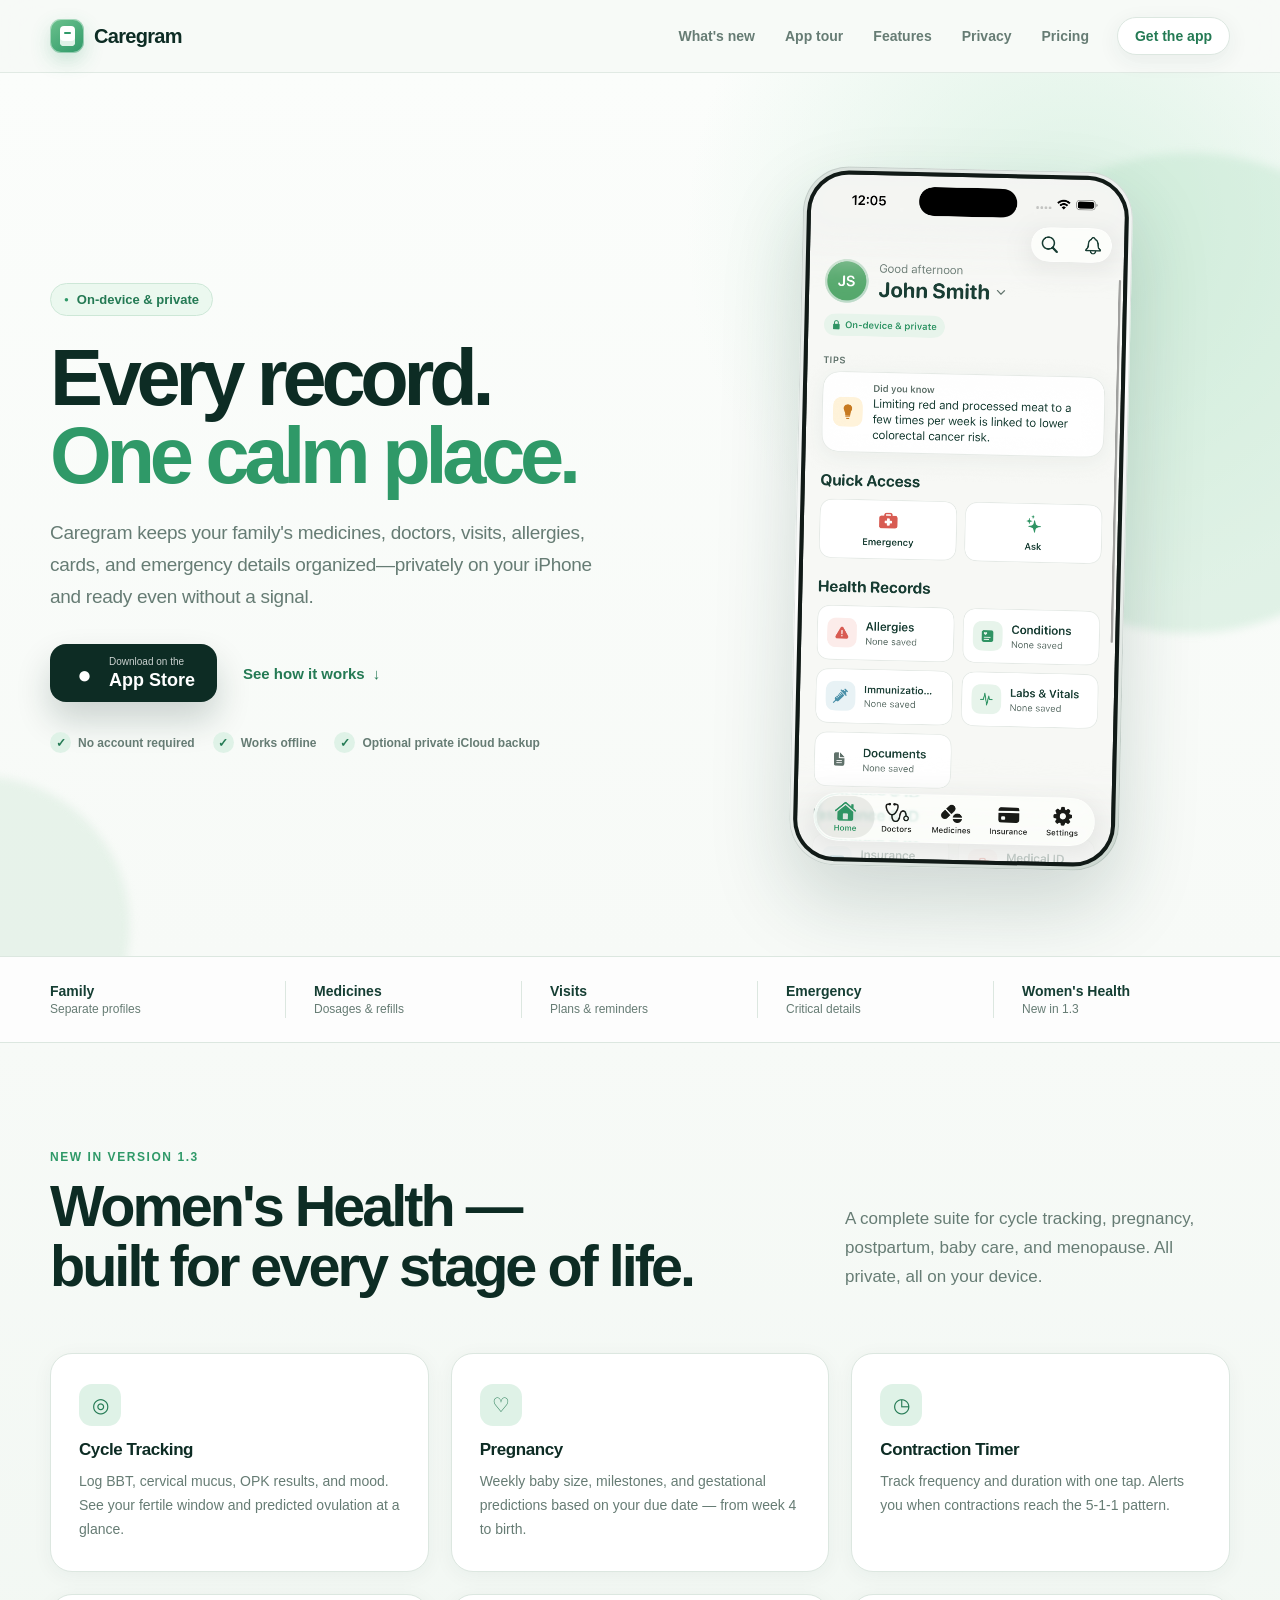
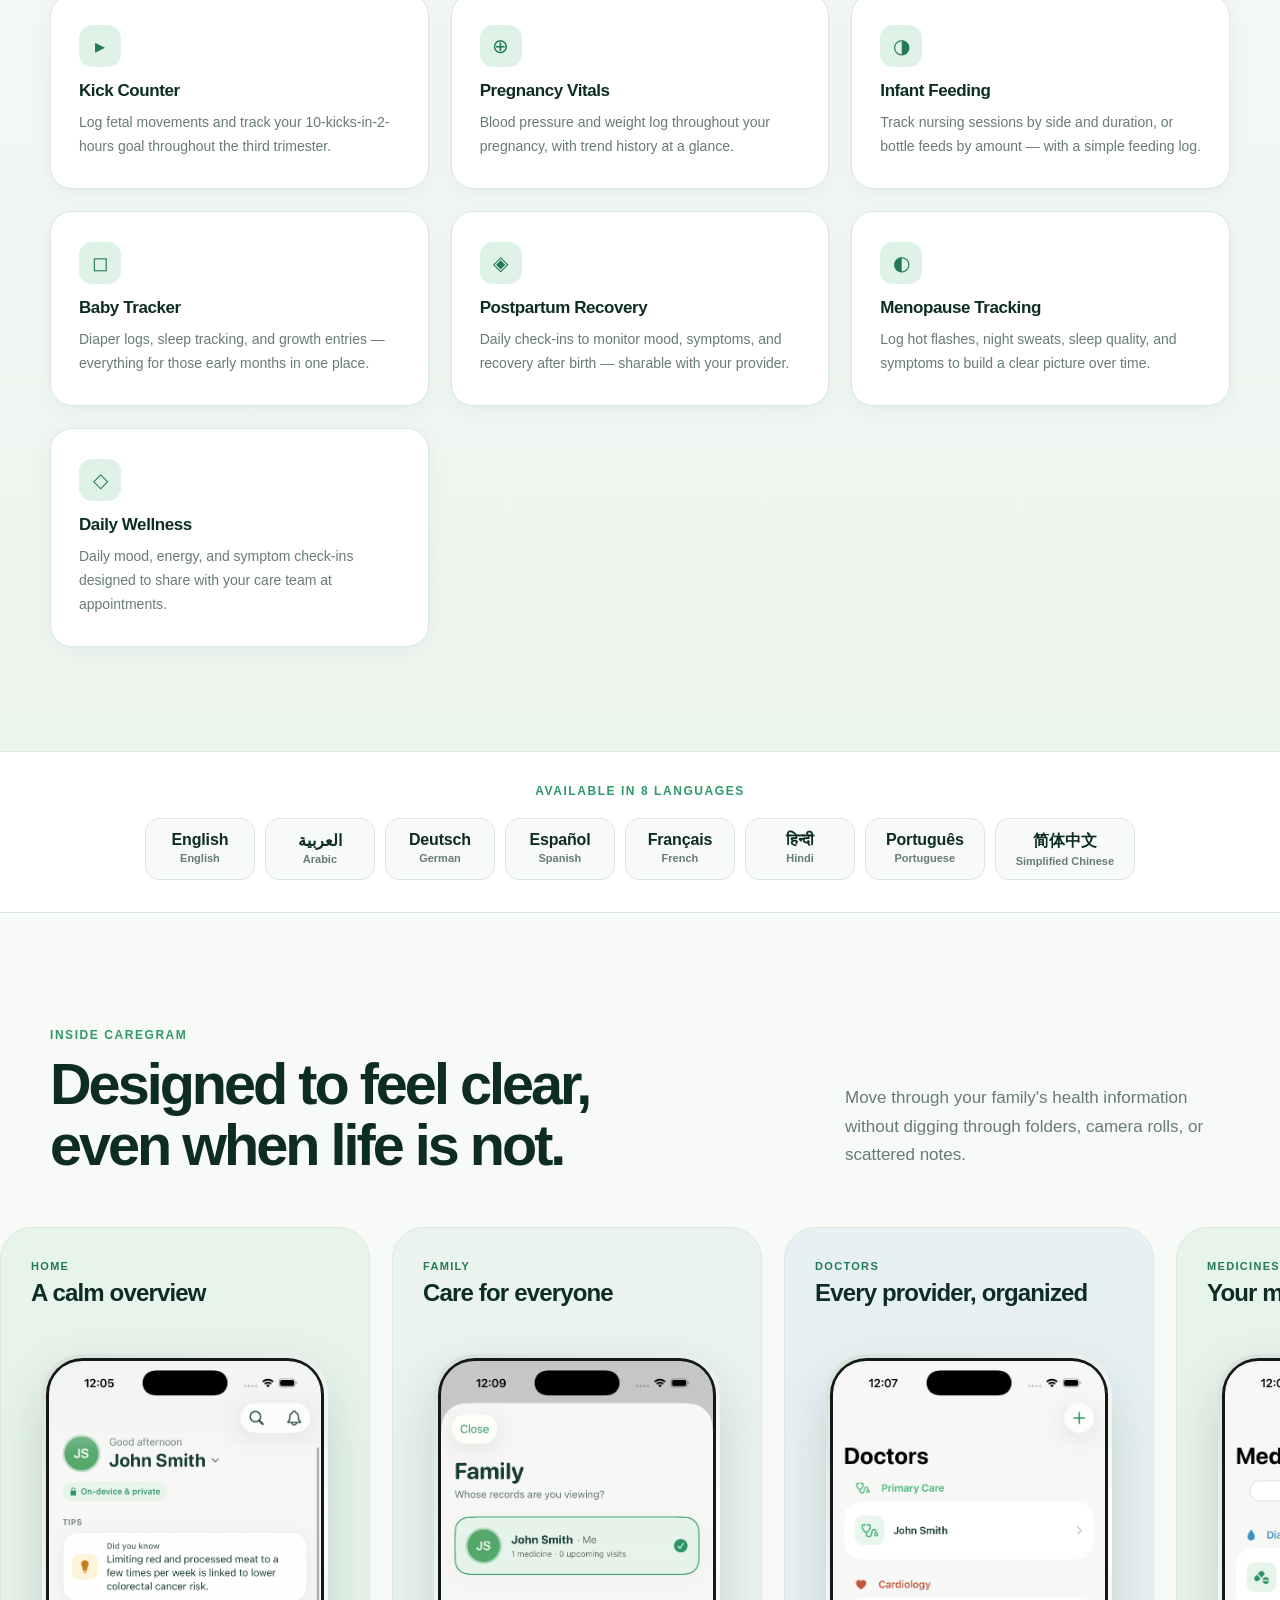
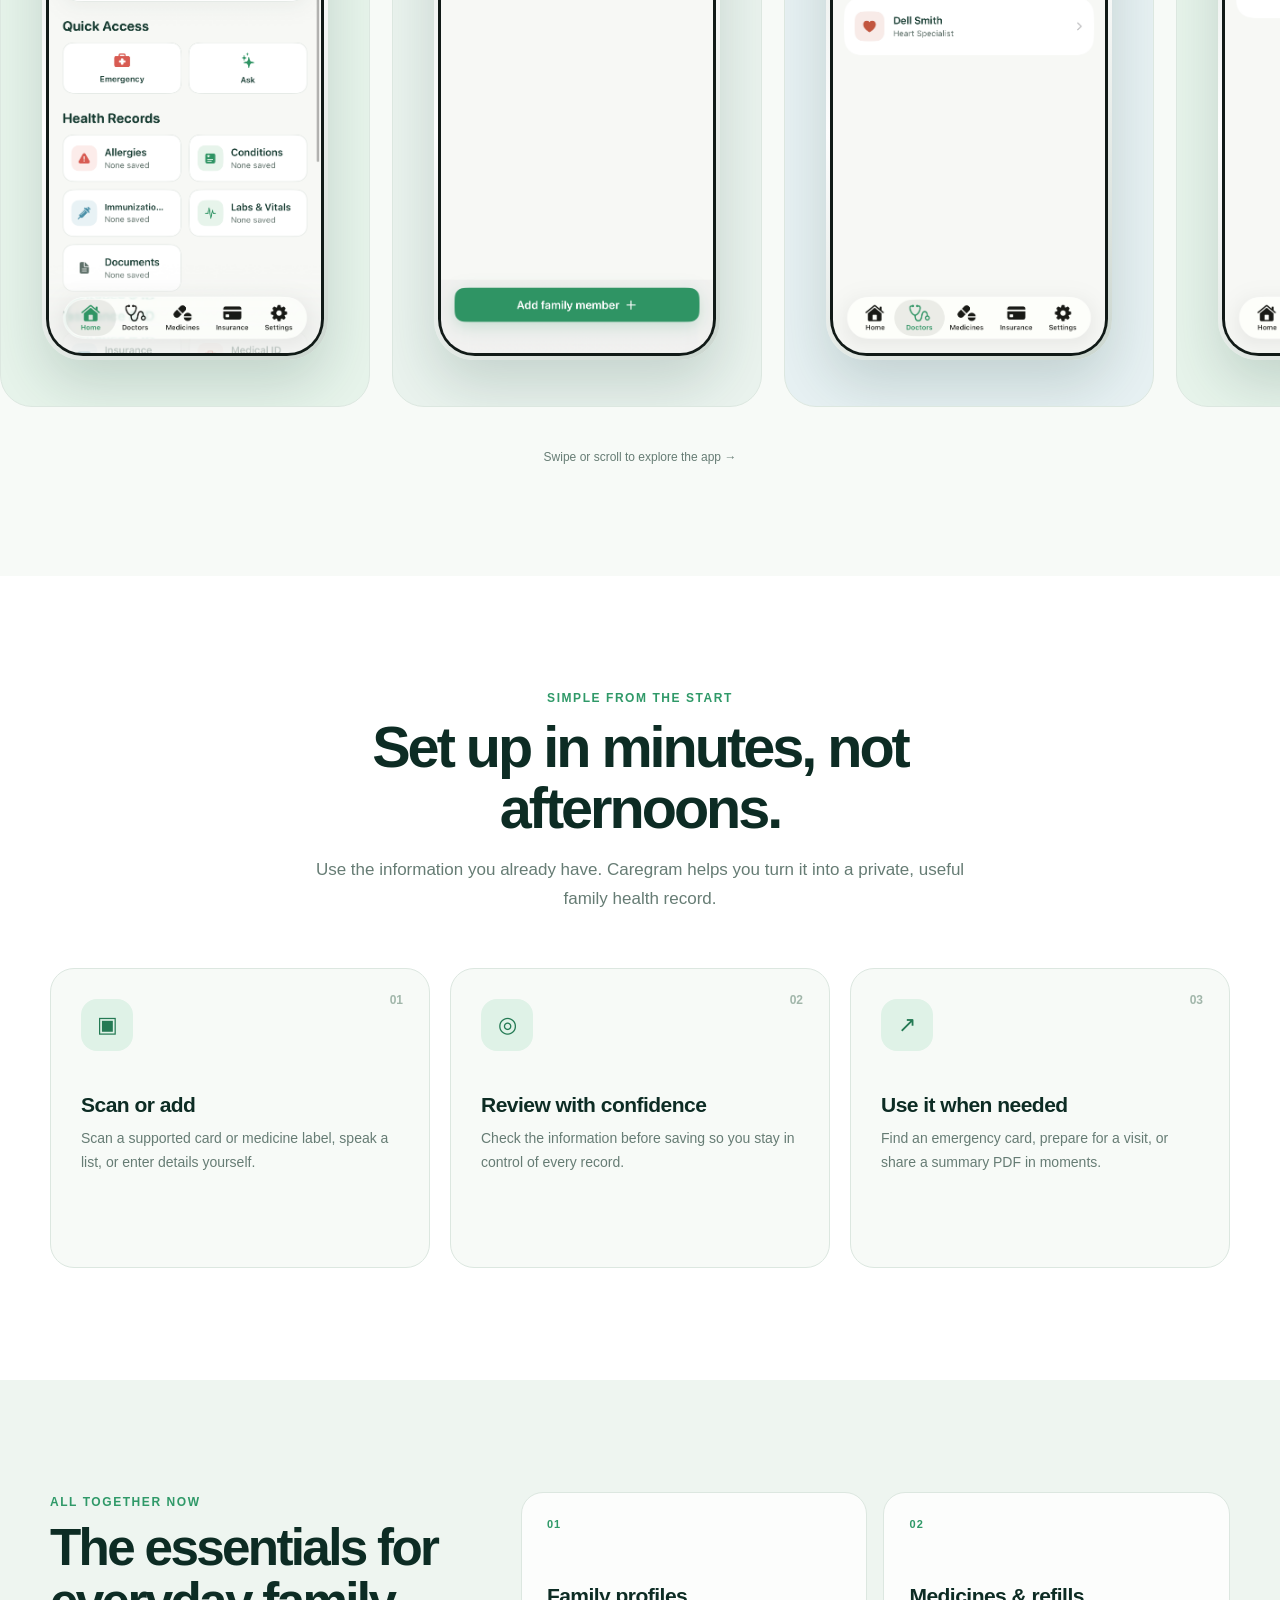
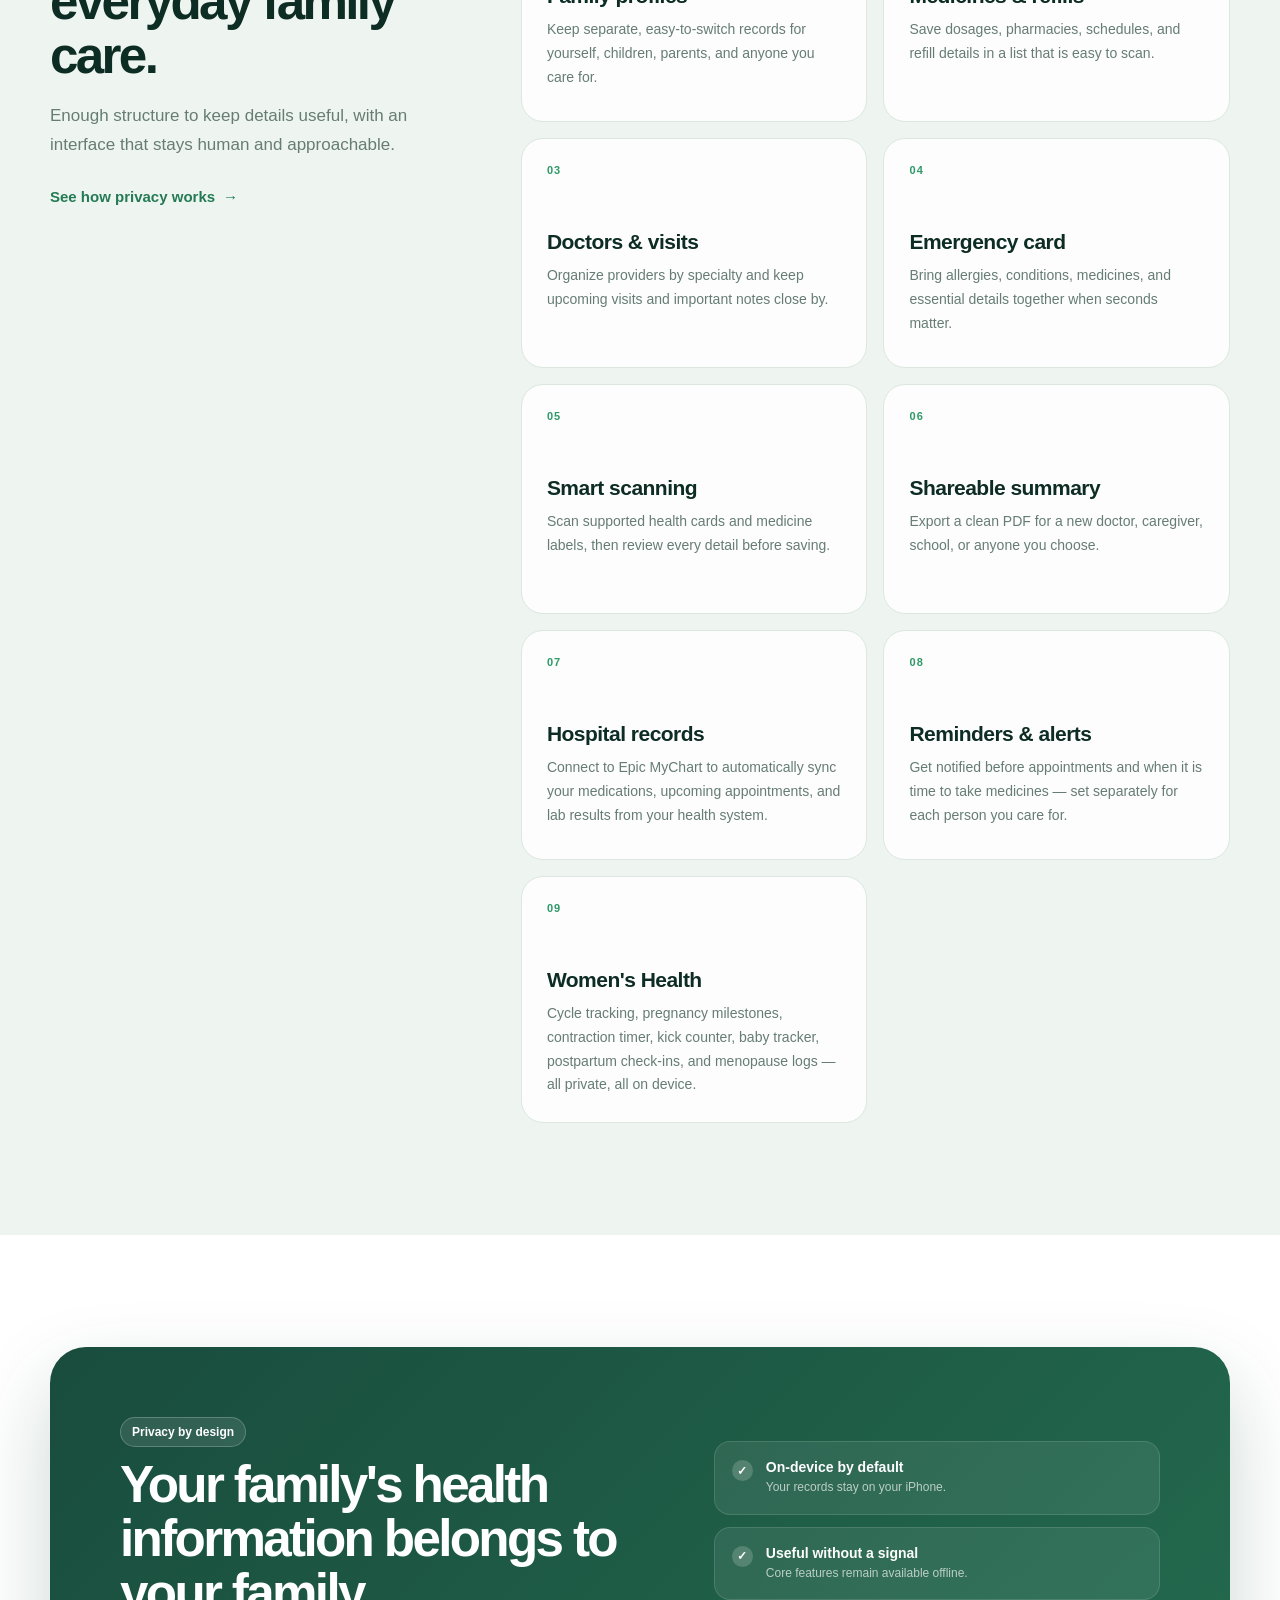
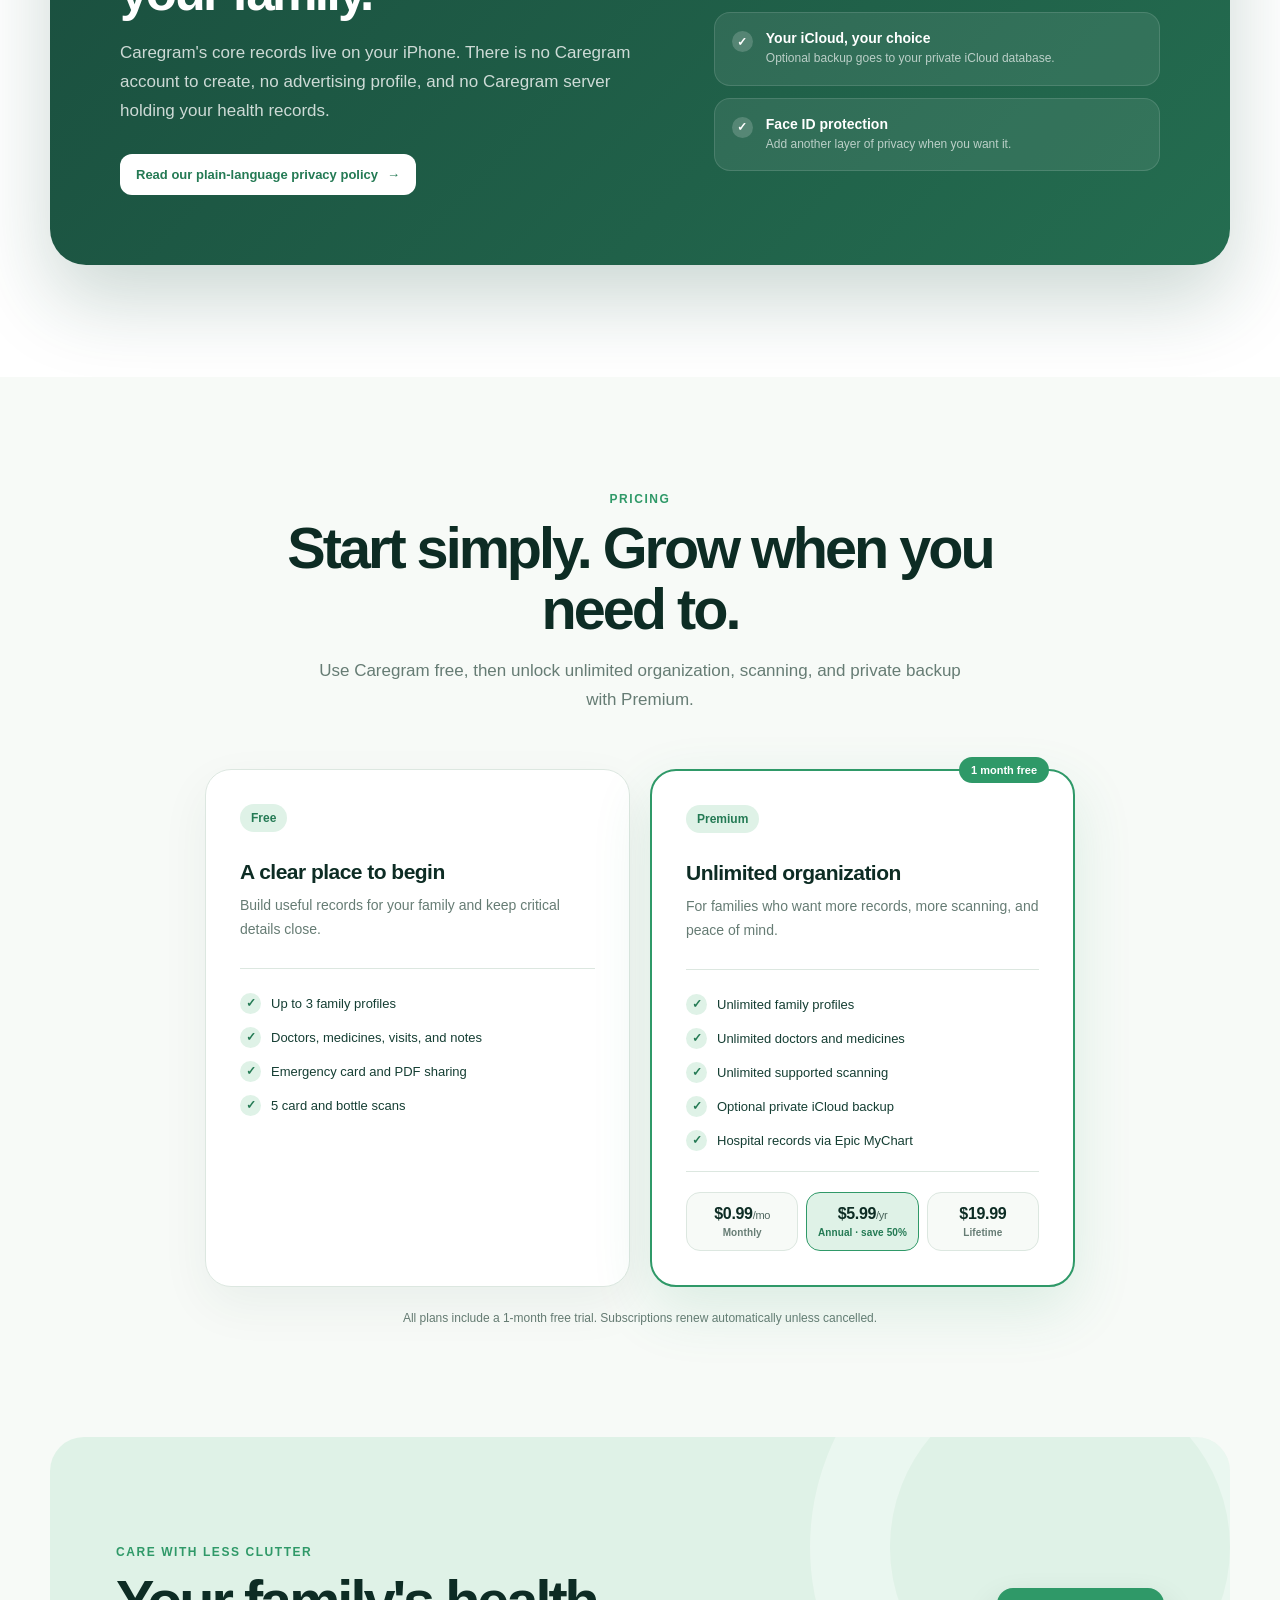
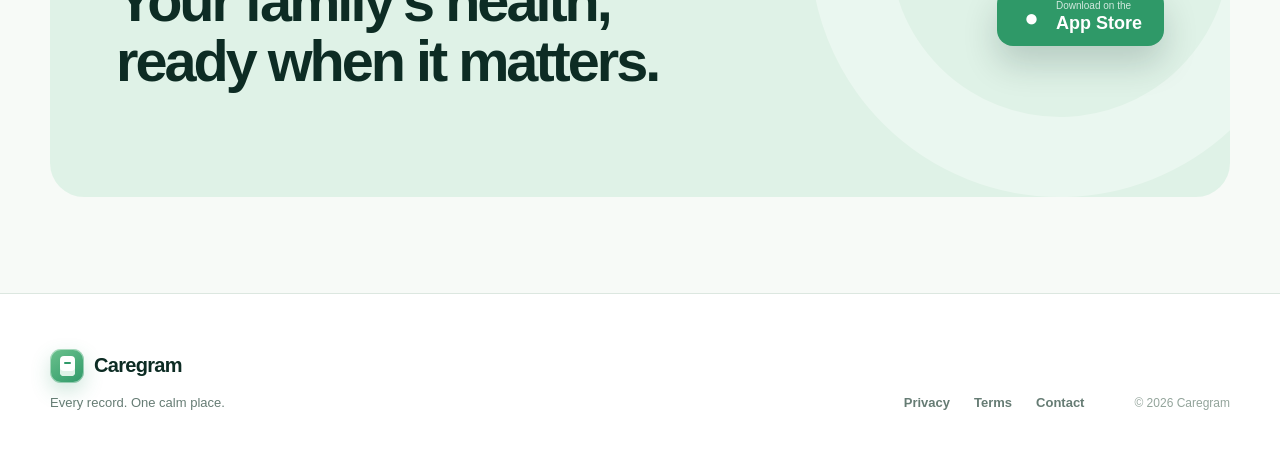
<file: index.html>
<!doctype html>
<html lang="en">
<head>
  <meta charset="utf-8">
  <meta name="viewport" content="width=device-width, initial-scale=1">
  <meta name="theme-color" content="#2f9968">
  <title>Caregram — Every record. One calm place.</title>
  <meta name="description" content="Private, on-device family health records — medicines, doctors, visits, women's health, emergency details, and hospital records via Epic MyChart.">
  <meta property="og:type" content="website">
  <meta property="og:title" content="Caregram — Every record. One calm place.">
  <meta property="og:description" content="Your family's health information, organized privately on your iPhone.">
  <meta property="og:image" content="https://caregram.co/og-image.png">
  <meta property="og:url" content="https://caregram.co/">
  <meta name="twitter:card" content="summary_large_image">
  <link rel="icon" href="favicon.svg" type="image/svg+xml">
  <link rel="icon" href="favicon-32.png" sizes="32x32">
  <link rel="apple-touch-icon" href="apple-touch-icon.png">
  <link rel="stylesheet" href="style.css">
</head>
<body>
<main>
  <header class="site-nav">
    <div class="shell nav-inner">
      <a class="brand" href="#top" aria-label="Caregram home">
        <span class="brand-mark" aria-hidden="true"><span></span></span>
        <span>Caregram</span>
      </a>
      <nav class="nav-links" aria-label="Main navigation">
        <a href="#whats-new">What's new</a>
        <a href="#tour">App tour</a>
        <a href="#features">Features</a>
        <a href="#privacy">Privacy</a>
        <a href="#pricing">Pricing</a>
      </nav>
      <a class="nav-cta" href="https://apps.apple.com/app/id6784355853">Get the app</a>
    </div>
  </header>

  <section class="hero" id="top">
    <div class="hero-orb hero-orb-one"></div>
    <div class="hero-orb hero-orb-two"></div>
    <div class="shell hero-grid">
      <div class="hero-copy">
        <span class="pill"><span aria-hidden="true">●</span> On-device &amp; private</span>
        <h1>Every record.<br><em>One calm place.</em></h1>
        <p class="hero-lede">Caregram keeps your family's medicines, doctors, visits, allergies, cards, and emergency details organized—privately on your iPhone and ready even without a signal.</p>
        <div class="hero-actions">
          <a class="primary-button" href="https://apps.apple.com/app/id6784355853">
            <span class="apple" aria-hidden="true">●</span>
            <span><small>Download on the</small>App Store</span>
          </a>
          <a class="text-link" href="#tour">See how it works <span aria-hidden="true">↓</span></a>
        </div>
        <div class="trust-row" aria-label="Caregram benefits">
          <span><span class="check" aria-hidden="true">✓</span> No account required</span>
          <span><span class="check" aria-hidden="true">✓</span> Works offline</span>
          <span><span class="check" aria-hidden="true">✓</span> Optional private iCloud backup</span>
        </div>
      </div>

      <div class="hero-visual" aria-label="Caregram Home screen">
        <div class="phone phone-hero">
          <div class="phone-rim"><img src="screenshots/home.png" alt="Caregram Home screen showing family health records, medicines, reminders, and quick actions"></div>
        </div>
      </div>
    </div>
  </section>

  <section class="proof-strip" aria-label="Caregram key areas">
    <div class="shell proof-grid">
      <div><b>Family</b><span>Separate profiles</span></div>
      <div><b>Medicines</b><span>Dosages &amp; refills</span></div>
      <div><b>Visits</b><span>Plans &amp; reminders</span></div>
      <div><b>Emergency</b><span>Critical details</span></div>
      <div><b>Women's Health</b><span>New in 1.3</span></div>
    </div>
  </section>

  <section class="whats-new-section" id="whats-new">
    <div class="shell">
      <div class="section-heading split-heading">
        <div><span class="eyebrow">New in version 1.3</span><h2>Women's Health —<br>built for every stage of life.</h2></div>
        <p>A complete suite for cycle tracking, pregnancy, postpartum, baby care, and menopause. All private, all on your device.</p>
      </div>
      <div class="womens-health-grid">
        <article>
          <span class="wh-icon" aria-hidden="true">◎</span>
          <h3>Cycle Tracking</h3>
          <p>Log BBT, cervical mucus, OPK results, and mood. See your fertile window and predicted ovulation at a glance.</p>
        </article>
        <article>
          <span class="wh-icon" aria-hidden="true">♡</span>
          <h3>Pregnancy</h3>
          <p>Weekly baby size, milestones, and gestational predictions based on your due date — from week 4 to birth.</p>
        </article>
        <article>
          <span class="wh-icon" aria-hidden="true">◷</span>
          <h3>Contraction Timer</h3>
          <p>Track frequency and duration with one tap. Alerts you when contractions reach the 5-1-1 pattern.</p>
        </article>
        <article>
          <span class="wh-icon" aria-hidden="true">▸</span>
          <h3>Kick Counter</h3>
          <p>Log fetal movements and track your 10-kicks-in-2-hours goal throughout the third trimester.</p>
        </article>
        <article>
          <span class="wh-icon" aria-hidden="true">⊕</span>
          <h3>Pregnancy Vitals</h3>
          <p>Blood pressure and weight log throughout your pregnancy, with trend history at a glance.</p>
        </article>
        <article>
          <span class="wh-icon" aria-hidden="true">◑</span>
          <h3>Infant Feeding</h3>
          <p>Track nursing sessions by side and duration, or bottle feeds by amount — with a simple feeding log.</p>
        </article>
        <article>
          <span class="wh-icon" aria-hidden="true">◻</span>
          <h3>Baby Tracker</h3>
          <p>Diaper logs, sleep tracking, and growth entries — everything for those early months in one place.</p>
        </article>
        <article>
          <span class="wh-icon" aria-hidden="true">◈</span>
          <h3>Postpartum Recovery</h3>
          <p>Daily check-ins to monitor mood, symptoms, and recovery after birth — sharable with your provider.</p>
        </article>
        <article>
          <span class="wh-icon" aria-hidden="true">◐</span>
          <h3>Menopause Tracking</h3>
          <p>Log hot flashes, night sweats, sleep quality, and symptoms to build a clear picture over time.</p>
        </article>
        <article>
          <span class="wh-icon" aria-hidden="true">◇</span>
          <h3>Daily Wellness</h3>
          <p>Daily mood, energy, and symptom check-ins designed to share with your care team at appointments.</p>
        </article>
      </div>
    </div>
  </section>

  <section class="lang-strip" aria-label="Available languages">
    <div class="shell">
      <p class="lang-label">Available in 8 languages</p>
      <div class="lang-grid">
        <span><b>English</b><small>English</small></span>
        <span><b>العربية</b><small>Arabic</small></span>
        <span><b>Deutsch</b><small>German</small></span>
        <span><b>Español</b><small>Spanish</small></span>
        <span><b>Français</b><small>French</small></span>
        <span><b>हिन्दी</b><small>Hindi</small></span>
        <span><b>Português</b><small>Portuguese</small></span>
        <span><b>简体中文</b><small>Simplified Chinese</small></span>
      </div>
    </div>
  </section>

  <section class="tour-section" id="tour">
    <div class="shell">
      <div class="section-heading split-heading">
        <div><span class="eyebrow">Inside Caregram</span><h2>Designed to feel clear,<br>even when life is not.</h2></div>
        <p>Move through your family's health information without digging through folders, camera rolls, or scattered notes.</p>
      </div>
    </div>
    <div class="screenshot-rail" aria-label="Caregram app screenshots">
      <article class="screen-card mint">
        <div class="screen-copy"><span>Home</span><h3>A calm overview</h3></div>
        <div class="phone phone-card"><div class="phone-rim"><img loading="lazy" src="screenshots/home.png" alt="Caregram Home screen"></div></div>
      </article>
      <article class="screen-card sage">
        <div class="screen-copy"><span>Family</span><h3>Care for everyone</h3></div>
        <div class="phone phone-card"><div class="phone-rim"><img loading="lazy" src="screenshots/family.png" alt="Caregram Family screen"></div></div>
      </article>
      <article class="screen-card blue">
        <div class="screen-copy"><span>Doctors</span><h3>Every provider, organized</h3></div>
        <div class="phone phone-card"><div class="phone-rim"><img loading="lazy" src="screenshots/doctors.png" alt="Caregram Doctors screen"></div></div>
      </article>
      <article class="screen-card mint">
        <div class="screen-copy"><span>Medicines</span><h3>Your medicine list, simplified</h3></div>
        <div class="phone phone-card"><div class="phone-rim"><img loading="lazy" src="screenshots/medicines.png" alt="Caregram Medicines screen"></div></div>
      </article>
      <article class="screen-card amber">
        <div class="screen-copy"><span>Visits</span><h3>Never miss what is next</h3></div>
        <div class="phone phone-card"><div class="phone-rim"><img loading="lazy" src="screenshots/visits.png" alt="Caregram Visits screen"></div></div>
      </article>
      <article class="screen-card blue">
        <div class="screen-copy"><span>Insurance</span><h3>Coverage, always at hand</h3></div>
        <div class="phone phone-card"><div class="phone-rim"><img loading="lazy" src="screenshots/insurance.png" alt="Caregram Insurance screen"></div></div>
      </article>
      <article class="screen-card sage">
        <div class="screen-copy"><span>Pharmacies</span><h3>Your pharmacies, linked</h3></div>
        <div class="phone phone-card"><div class="phone-rim"><img loading="lazy" src="screenshots/pharmacies.png" alt="Caregram Pharmacies screen"></div></div>
      </article>
      <article class="screen-card mint">
        <div class="screen-copy"><span>Scanner</span><h3>Scan cards and bottles</h3></div>
        <div class="phone phone-card"><div class="phone-rim"><img loading="lazy" src="screenshots/scanner.png" alt="Caregram Scanner screen"></div></div>
      </article>
      <article class="screen-card coral">
        <div class="screen-copy"><span>Settings</span><h3>Connect MyChart &amp; more</h3></div>
        <div class="phone phone-card"><div class="phone-rim"><img loading="lazy" src="screenshots/settings.png" alt="Caregram Settings screen"></div></div>
      </article>
    </div>
    <p class="swipe-note">Swipe or scroll to explore the app <span aria-hidden="true">→</span></p>
  </section>

  <section class="steps-section">
    <div class="shell">
      <div class="section-heading centered">
        <span class="eyebrow">Simple from the start</span>
        <h2>Set up in minutes, not afternoons.</h2>
        <p>Use the information you already have. Caregram helps you turn it into a private, useful family health record.</p>
      </div>
      <div class="steps-grid">
        <article><span class="step-number">01</span><div class="step-icon">▣</div><h3>Scan or add</h3><p>Scan a supported card or medicine label, speak a list, or enter details yourself.</p></article>
        <article><span class="step-number">02</span><div class="step-icon">◎</div><h3>Review with confidence</h3><p>Check the information before saving so you stay in control of every record.</p></article>
        <article><span class="step-number">03</span><div class="step-icon">↗</div><h3>Use it when needed</h3><p>Find an emergency card, prepare for a visit, or share a summary PDF in moments.</p></article>
      </div>
    </div>
  </section>

  <section class="features-section" id="features">
    <div class="shell features-layout">
      <div class="features-intro">
        <span class="eyebrow">All together now</span>
        <h2>The essentials for everyday family care.</h2>
        <p>Enough structure to keep details useful, with an interface that stays human and approachable.</p>
        <a class="text-link" href="#privacy">See how privacy works <span aria-hidden="true">→</span></a>
      </div>
      <div class="feature-grid">
        <article><span class="feature-index">01</span><h3>Family profiles</h3><p>Keep separate, easy-to-switch records for yourself, children, parents, and anyone you care for.</p></article>
        <article><span class="feature-index">02</span><h3>Medicines &amp; refills</h3><p>Save dosages, pharmacies, schedules, and refill details in a list that is easy to scan.</p></article>
        <article><span class="feature-index">03</span><h3>Doctors &amp; visits</h3><p>Organize providers by specialty and keep upcoming visits and important notes close by.</p></article>
        <article><span class="feature-index">04</span><h3>Emergency card</h3><p>Bring allergies, conditions, medicines, and essential details together when seconds matter.</p></article>
        <article><span class="feature-index">05</span><h3>Smart scanning</h3><p>Scan supported health cards and medicine labels, then review every detail before saving.</p></article>
        <article><span class="feature-index">06</span><h3>Shareable summary</h3><p>Export a clean PDF for a new doctor, caregiver, school, or anyone you choose.</p></article>
        <article><span class="feature-index">07</span><h3>Hospital records</h3><p>Connect to Epic MyChart to automatically sync your medications, upcoming appointments, and lab results from your health system.</p></article>
        <article><span class="feature-index">08</span><h3>Reminders &amp; alerts</h3><p>Get notified before appointments and when it is time to take medicines — set separately for each person you care for.</p></article>
        <article><span class="feature-index">09</span><h3>Women's Health</h3><p>Cycle tracking, pregnancy milestones, contraction timer, kick counter, baby tracker, postpartum check-ins, and menopause logs — all private, all on device.</p></article>
      </div>
    </div>
  </section>

  <section class="privacy-section" id="privacy">
    <div class="shell privacy-panel">
      <div class="privacy-copy">
        <span class="privacy-badge">Privacy by design</span>
        <h2>Your family's health information belongs to your family.</h2>
        <p>Caregram's core records live on your iPhone. There is no Caregram account to create, no advertising profile, and no Caregram server holding your health records.</p>
        <a class="light-button" href="privacy.html">Read our plain-language privacy policy <span aria-hidden="true">→</span></a>
      </div>
      <div class="privacy-list">
        <div><span class="check" aria-hidden="true">✓</span><span><b>On-device by default</b><small>Your records stay on your iPhone.</small></span></div>
        <div><span class="check" aria-hidden="true">✓</span><span><b>Useful without a signal</b><small>Core features remain available offline.</small></span></div>
        <div><span class="check" aria-hidden="true">✓</span><span><b>Your iCloud, your choice</b><small>Optional backup goes to your private iCloud database.</small></span></div>
        <div><span class="check" aria-hidden="true">✓</span><span><b>Face ID protection</b><small>Add another layer of privacy when you want it.</small></span></div>
      </div>
    </div>
  </section>

  <section class="pricing-section" id="pricing">
    <div class="shell">
      <div class="section-heading centered">
        <span class="eyebrow">Pricing</span>
        <h2>Start simply. Grow when you need to.</h2>
        <p>Use Caregram free, then unlock unlimited organization, scanning, and private backup with Premium.</p>
      </div>
      <div class="pricing-grid">
        <article class="price-card">
          <span class="price-label">Free</span><h3>A clear place to begin</h3>
          <p>Build useful records for your family and keep critical details close.</p>
          <ul><li><span class="check">✓</span> Up to 3 family profiles</li><li><span class="check">✓</span> Doctors, medicines, visits, and notes</li><li><span class="check">✓</span> Emergency card and PDF sharing</li><li><span class="check">✓</span> 5 card and bottle scans</li></ul>
        </article>
        <article class="price-card premium">
          <span class="popular">1 month free</span><span class="price-label">Premium</span><h3>Unlimited organization</h3>
          <p>For families who want more records, more scanning, and peace of mind.</p>
          <ul><li><span class="check">✓</span> Unlimited family profiles</li><li><span class="check">✓</span> Unlimited doctors and medicines</li><li><span class="check">✓</span> Unlimited supported scanning</li><li><span class="check">✓</span> Optional private iCloud backup</li><li><span class="check">✓</span> Hospital records via Epic MyChart</li></ul>
          <div class="price-tiers">
            <div class="price-tier">
              <span class="tier-price">$0.99<small>/mo</small></span>
              <span class="tier-label">Monthly</span>
            </div>
            <div class="price-tier best">
              <span class="tier-price">$5.99<small>/yr</small></span>
              <span class="tier-label">Annual · save 50%</span>
            </div>
            <div class="price-tier">
              <span class="tier-price">$19.99</span>
              <span class="tier-label">Lifetime</span>
            </div>
          </div>
        </article>
      </div>
      <p class="pricing-note">All plans include a 1-month free trial. Subscriptions renew automatically unless cancelled.</p>
    </div>
  </section>

  <section class="final-cta">
    <div class="shell final-panel">
      <div><span class="eyebrow">Care with less clutter</span><h2>Your family's health,<br>ready when it matters.</h2></div>
      <a class="primary-button inverse" href="https://apps.apple.com/app/id6784355853"><span class="apple" aria-hidden="true">●</span><span><small>Download on the</small>App Store</span></a>
    </div>
  </section>

  <footer>
    <div class="shell footer-grid">
      <div><a class="brand" href="#top"><span class="brand-mark" aria-hidden="true"><span></span></span><span>Caregram</span></a><p>Every record. One calm place.</p></div>
      <div class="footer-links"><a href="privacy.html">Privacy</a><a href="terms.html">Terms</a><a href="mailto:hello@caregram.co">Contact</a></div>
      <p class="copyright">© 2026 Caregram</p>
    </div>
  </footer>
</main>
</body>
</html>
</file>
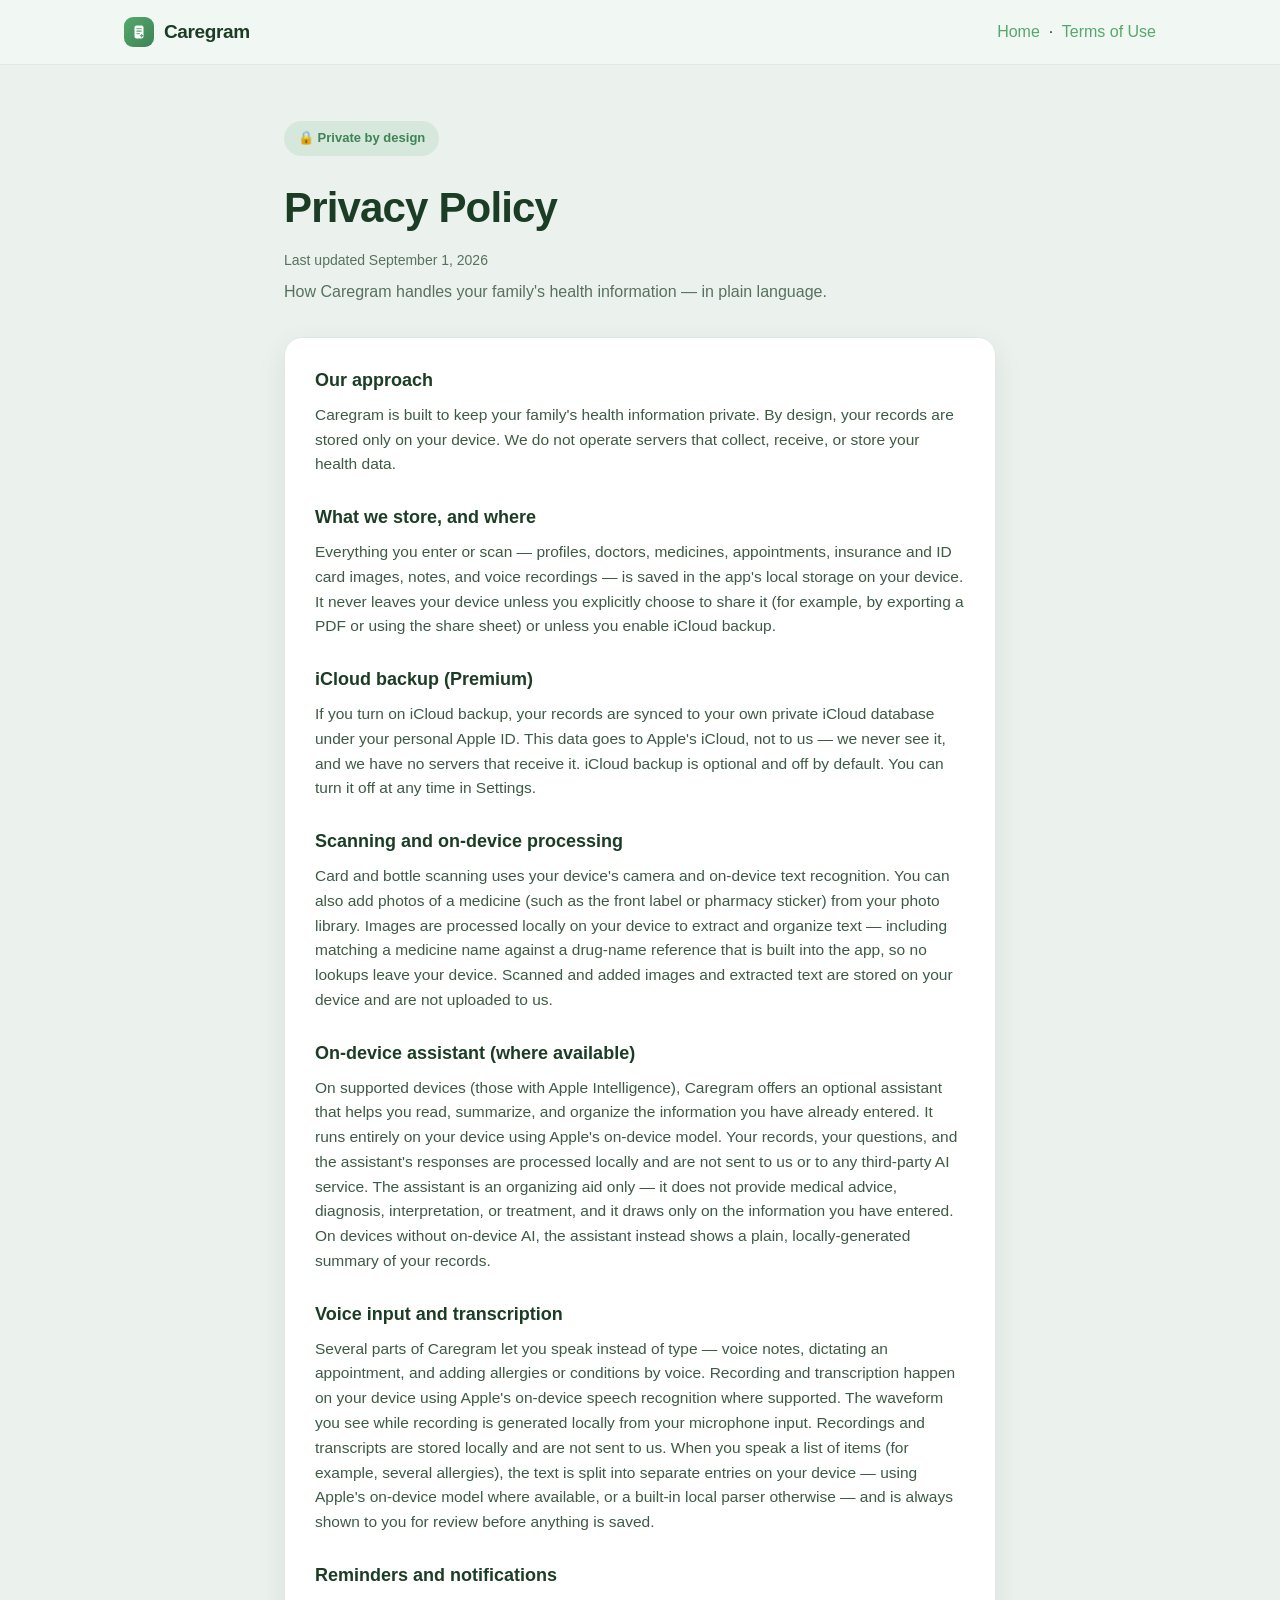
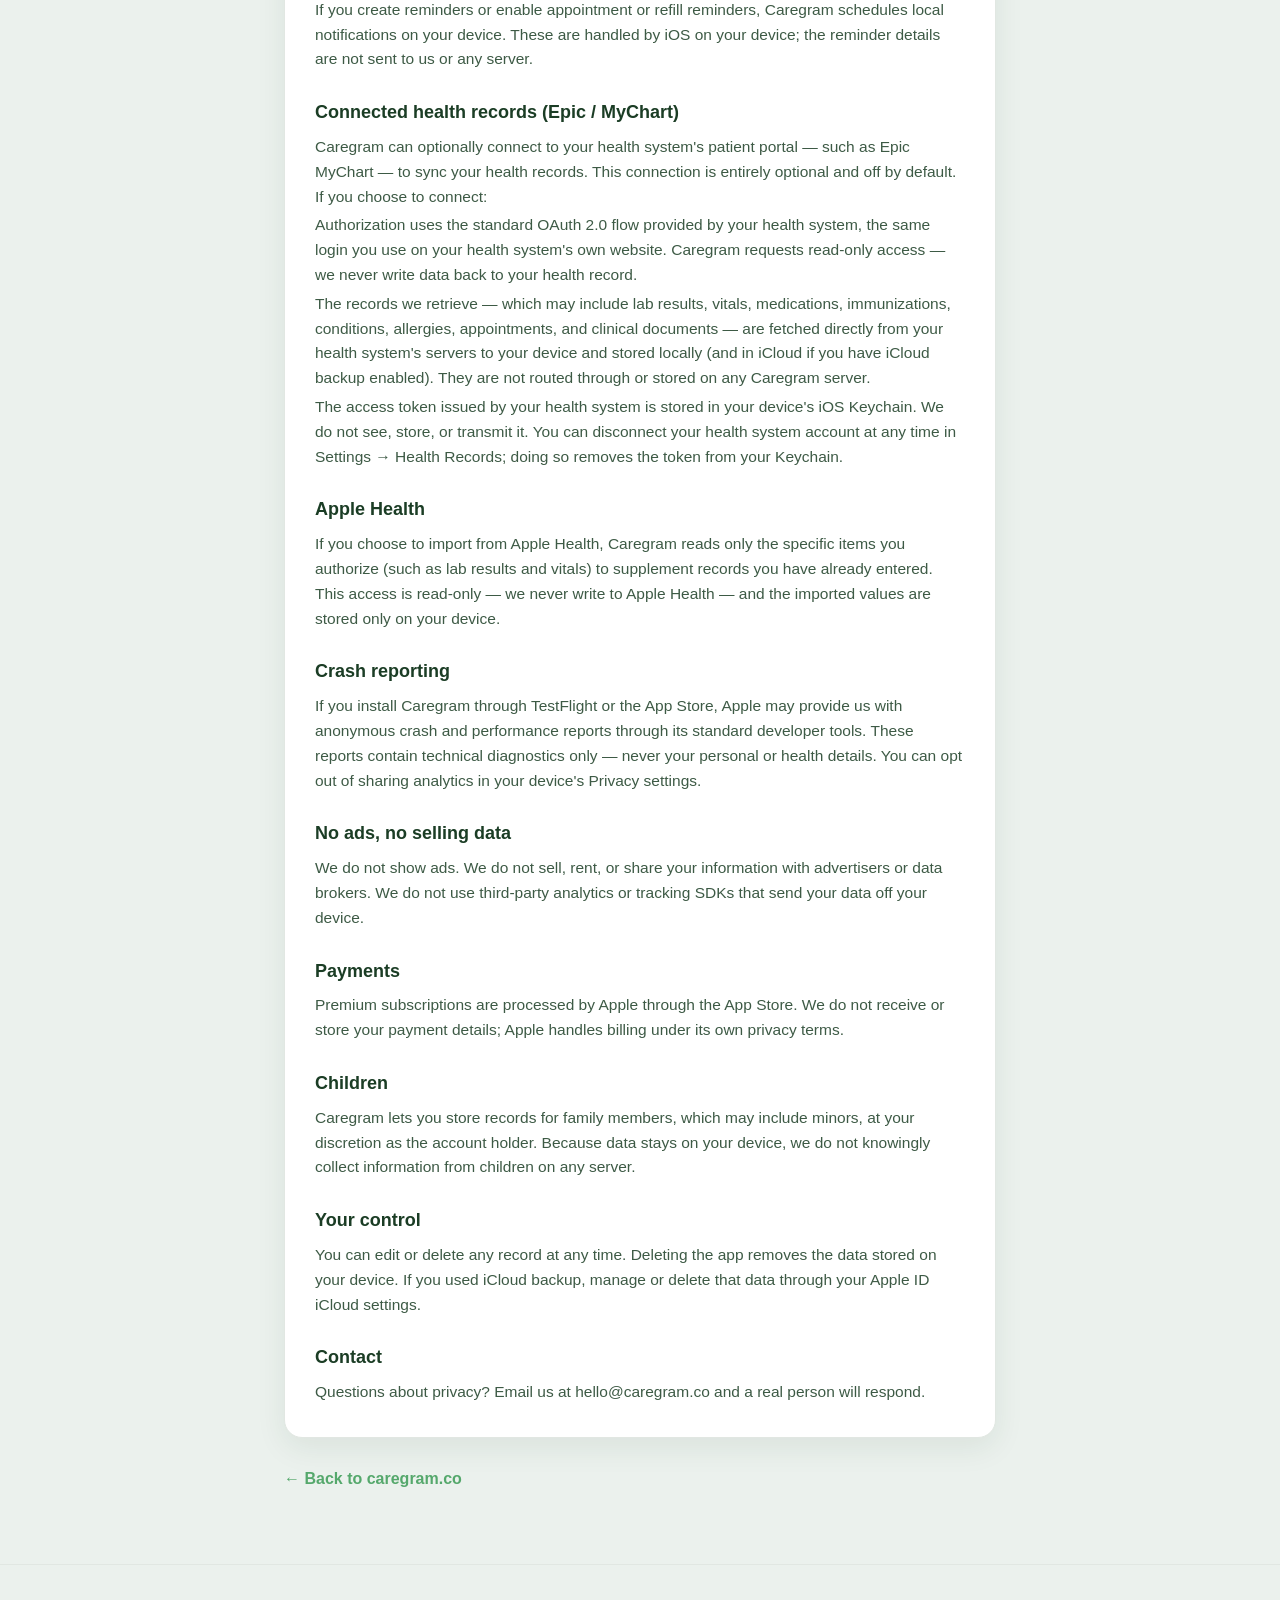
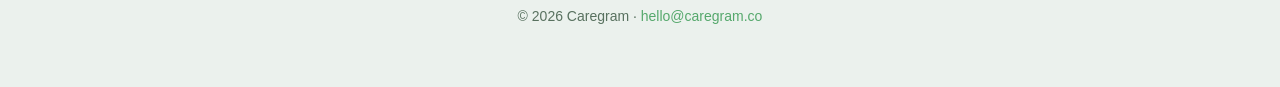
<file: privacy.html>
<!DOCTYPE html>
<html lang="en">
<head>
<meta charset="utf-8">
<link rel="icon" href="favicon.svg" type="image/svg+xml">
<link rel="icon" type="image/png" sizes="32x32" href="favicon-32.png">
<link rel="icon" type="image/png" sizes="16x16" href="favicon-16.png">
<link rel="apple-touch-icon" sizes="180x180" href="apple-touch-icon.png">
<meta name="theme-color" content="#55A86C">
<meta property="og:type" content="website">
<meta property="og:title" content="Caregram — Your family's health, kept private">
<meta property="og:description" content="Offline health records for the whole family. Doctors, medicines, allergies, insurance cards, and emergency info — stored on your device, never on our servers.">
<meta property="og:image" content="https://caregram.co/og-image.png">
<meta property="og:url" content="https://caregram.co/">
<meta name="twitter:card" content="summary_large_image">
<meta name="twitter:title" content="Caregram — Your family's health, kept private">
<meta name="twitter:description" content="Offline health records for the whole family, stored on your device — never on our servers.">
<meta name="twitter:image" content="https://caregram.co/og-image.png">
<meta name="viewport" content="width=device-width, initial-scale=1">
<title>Caregram — Privacy Policy</title>
<meta name="description" content="Caregram Privacy Policy: How Caregram handles your family's health information — in plain language.">
<style>
  :root{--bg:#EBF1ED;--card:#FFFFFF;--ink:#1B3D25;--sage:#58715F;--emerald:#55A86C;--emerald-dark:#3E8355;--mint:#D6E8DC;--hairline:#E1E7E2;--shadow:0 10px 30px rgba(27,61,37,.08)}@media (prefers-color-scheme: dark){:root{--bg:#0F1712;--card:#18231C;--ink:#EAF2EC;--sage:#9DB4A5;--emerald:#6FC088;--emerald-dark:#5AA873;--mint:#26332B;--hairline:#28362D;--shadow:0 10px 30px rgba(0,0,0,.45)}}
  *{box-sizing:border-box;margin:0;padding:0}
  html{scroll-behavior:smooth}
  body{font-family:-apple-system,BlinkMacSystemFont,"Segoe UI",Roboto,Helvetica,Arial,sans-serif;color:var(--ink);background:var(--bg);line-height:1.6;-webkit-font-smoothing:antialiased}
  a{color:var(--emerald);text-decoration:none}a:hover{text-decoration:underline}
  .wrap{max-width:760px;margin:0 auto;padding:0 24px}
  header.nav{position:sticky;top:0;z-index:50;background:rgba(242,248,244,.85);backdrop-filter:saturate(160%) blur(12px);border-bottom:1px solid var(--hairline)}
  .nav-inner{display:flex;align-items:center;justify-content:space-between;height:64px;max-width:1080px;margin:0 auto;padding:0 24px}
  .brand{display:flex;align-items:center;gap:10px;font-weight:800;font-size:19px;letter-spacing:-.02em;color:var(--ink)}
  .logo svg{width:20px;height:20px;display:block}
  .logo{width:30px;height:30px;border-radius:9px;background:linear-gradient(135deg,var(--emerald),var(--emerald-dark));display:grid;place-items:center;color:#fff;font-weight:800}
  .doc{padding:56px 0 72px}
  .pill{display:inline-flex;align-items:center;gap:8px;background:var(--mint);color:var(--emerald-dark);font-size:13px;font-weight:600;padding:7px 14px;border-radius:999px;margin-bottom:18px}
  h1{font-size:clamp(30px,5vw,42px);letter-spacing:-.02em;margin-bottom:8px;font-weight:800}
  .updated{color:var(--sage);font-size:14px;margin-bottom:8px}
  .intro{color:var(--sage);font-size:16px;margin-bottom:32px}
  .card{background:var(--card);border:1px solid var(--hairline);border-radius:18px;padding:28px 30px;box-shadow:var(--shadow)}
  h2{font-size:18px;margin:26px 0 8px;font-weight:700}
  h2:first-child{margin-top:0}
  p.body{color:rgba(27,61,37,.85);font-size:15.5px;margin-bottom:4px}
  .back{display:inline-flex;align-items:center;gap:6px;margin-top:28px;font-weight:600}
  footer{padding:40px 0 60px;color:var(--sage);font-size:14px;text-align:center;border-top:1px solid var(--hairline)}
</style>
</head>
<body>
<header class="nav">
  <div class="nav-inner">
    <a class="brand" href="index.html"><span class="logo"><svg viewBox="0 0 40 40" xmlns="http://www.w3.org/2000/svg"><rect x="11" y="7" width="18" height="26" rx="4" fill="#fff"/><rect x="14.5" y="12" width="11" height="2.4" rx="1.2" fill="#7BB48B"/><rect x="14.5" y="17" width="11" height="2.4" rx="1.2" fill="#55A86C"/><rect x="14.5" y="22" width="7.5" height="2.4" rx="1.2" fill="#7BB48B"/><rect x="24" y="24" width="2.4" height="7" rx="1" fill="#55A86C"/><rect x="21.8" y="26.2" width="7" height="2.4" rx="1" fill="#55A86C"/></svg></span> Caregram</a>
    <nav><a href="index.html">Home</a> &nbsp;·&nbsp; <a href="terms.html">Terms of Use</a></nav>
  </div>
</header>
<main class="doc">
  <div class="wrap">
    <span class="pill">🔒 Private by design</span>
    <h1>Privacy Policy</h1>
    <p class="updated">Last updated September 1, 2026</p>
    <p class="intro">How Caregram handles your family&#x27;s health information — in plain language.</p>
    <div class="card">
      <h2>Our approach</h2>
      <p class="body">Caregram is built to keep your family&#x27;s health information private. By design, your records are stored only on your device. We do not operate servers that collect, receive, or store your health data.</p>
      <h2>What we store, and where</h2>
      <p class="body">Everything you enter or scan — profiles, doctors, medicines, appointments, insurance and ID card images, notes, and voice recordings — is saved in the app&#x27;s local storage on your device. It never leaves your device unless you explicitly choose to share it (for example, by exporting a PDF or using the share sheet) or unless you enable iCloud backup.</p>
      <h2>iCloud backup (Premium)</h2>
      <p class="body">If you turn on iCloud backup, your records are synced to your own private iCloud database under your personal Apple ID. This data goes to Apple&#x27;s iCloud, not to us — we never see it, and we have no servers that receive it. iCloud backup is optional and off by default. You can turn it off at any time in Settings.</p>
      <h2>Scanning and on-device processing</h2>
      <p class="body">Card and bottle scanning uses your device&#x27;s camera and on-device text recognition. You can also add photos of a medicine (such as the front label or pharmacy sticker) from your photo library. Images are processed locally on your device to extract and organize text — including matching a medicine name against a drug-name reference that is built into the app, so no lookups leave your device. Scanned and added images and extracted text are stored on your device and are not uploaded to us.</p>
      <h2>On-device assistant (where available)</h2>
      <p class="body">On supported devices (those with Apple Intelligence), Caregram offers an optional assistant that helps you read, summarize, and organize the information you have already entered. It runs entirely on your device using Apple&#x27;s on-device model. Your records, your questions, and the assistant&#x27;s responses are processed locally and are not sent to us or to any third-party AI service. The assistant is an organizing aid only — it does not provide medical advice, diagnosis, interpretation, or treatment, and it draws only on the information you have entered. On devices without on-device AI, the assistant instead shows a plain, locally-generated summary of your records.</p>
      <h2>Voice input and transcription</h2>
      <p class="body">Several parts of Caregram let you speak instead of type — voice notes, dictating an appointment, and adding allergies or conditions by voice. Recording and transcription happen on your device using Apple&#x27;s on-device speech recognition where supported. The waveform you see while recording is generated locally from your microphone input. Recordings and transcripts are stored locally and are not sent to us. When you speak a list of items (for example, several allergies), the text is split into separate entries on your device — using Apple&#x27;s on-device model where available, or a built-in local parser otherwise — and is always shown to you for review before anything is saved.</p>
      <h2>Reminders and notifications</h2>
      <p class="body">If you create reminders or enable appointment or refill reminders, Caregram schedules local notifications on your device. These are handled by iOS on your device; the reminder details are not sent to us or any server.</p>
      <h2>Connected health records (Epic / MyChart)</h2>
      <p class="body">Caregram can optionally connect to your health system&#x27;s patient portal — such as Epic MyChart — to sync your health records. This connection is entirely optional and off by default. If you choose to connect:</p>
      <p class="body">Authorization uses the standard OAuth 2.0 flow provided by your health system, the same login you use on your health system&#x27;s own website. Caregram requests read-only access — we never write data back to your health record.</p>
      <p class="body">The records we retrieve — which may include lab results, vitals, medications, immunizations, conditions, allergies, appointments, and clinical documents — are fetched directly from your health system&#x27;s servers to your device and stored locally (and in iCloud if you have iCloud backup enabled). They are not routed through or stored on any Caregram server.</p>
      <p class="body">The access token issued by your health system is stored in your device&#x27;s iOS Keychain. We do not see, store, or transmit it. You can disconnect your health system account at any time in Settings → Health Records; doing so removes the token from your Keychain.</p>
      <h2>Apple Health</h2>
      <p class="body">If you choose to import from Apple Health, Caregram reads only the specific items you authorize (such as lab results and vitals) to supplement records you have already entered. This access is read-only — we never write to Apple Health — and the imported values are stored only on your device.</p>
      <h2>Crash reporting</h2>
      <p class="body">If you install Caregram through TestFlight or the App Store, Apple may provide us with anonymous crash and performance reports through its standard developer tools. These reports contain technical diagnostics only — never your personal or health details. You can opt out of sharing analytics in your device&#x27;s Privacy settings.</p>
      <h2>No ads, no selling data</h2>
      <p class="body">We do not show ads. We do not sell, rent, or share your information with advertisers or data brokers. We do not use third-party analytics or tracking SDKs that send your data off your device.</p>
      <h2>Payments</h2>
      <p class="body">Premium subscriptions are processed by Apple through the App Store. We do not receive or store your payment details; Apple handles billing under its own privacy terms.</p>
      <h2>Children</h2>
      <p class="body">Caregram lets you store records for family members, which may include minors, at your discretion as the account holder. Because data stays on your device, we do not knowingly collect information from children on any server.</p>
      <h2>Your control</h2>
      <p class="body">You can edit or delete any record at any time. Deleting the app removes the data stored on your device. If you used iCloud backup, manage or delete that data through your Apple ID iCloud settings.</p>
      <h2>Contact</h2>
      <p class="body">Questions about privacy? Email us at hello@caregram.co and a real person will respond.</p>
    </div>
    <a class="back" href="index.html">← Back to caregram.co</a>
  </div>
</main>
<footer>
  <div class="wrap">© 2026 Caregram · <a href="mailto:hello@caregram.co">hello@caregram.co</a></div>
</footer>
</body>
</html>
</file>
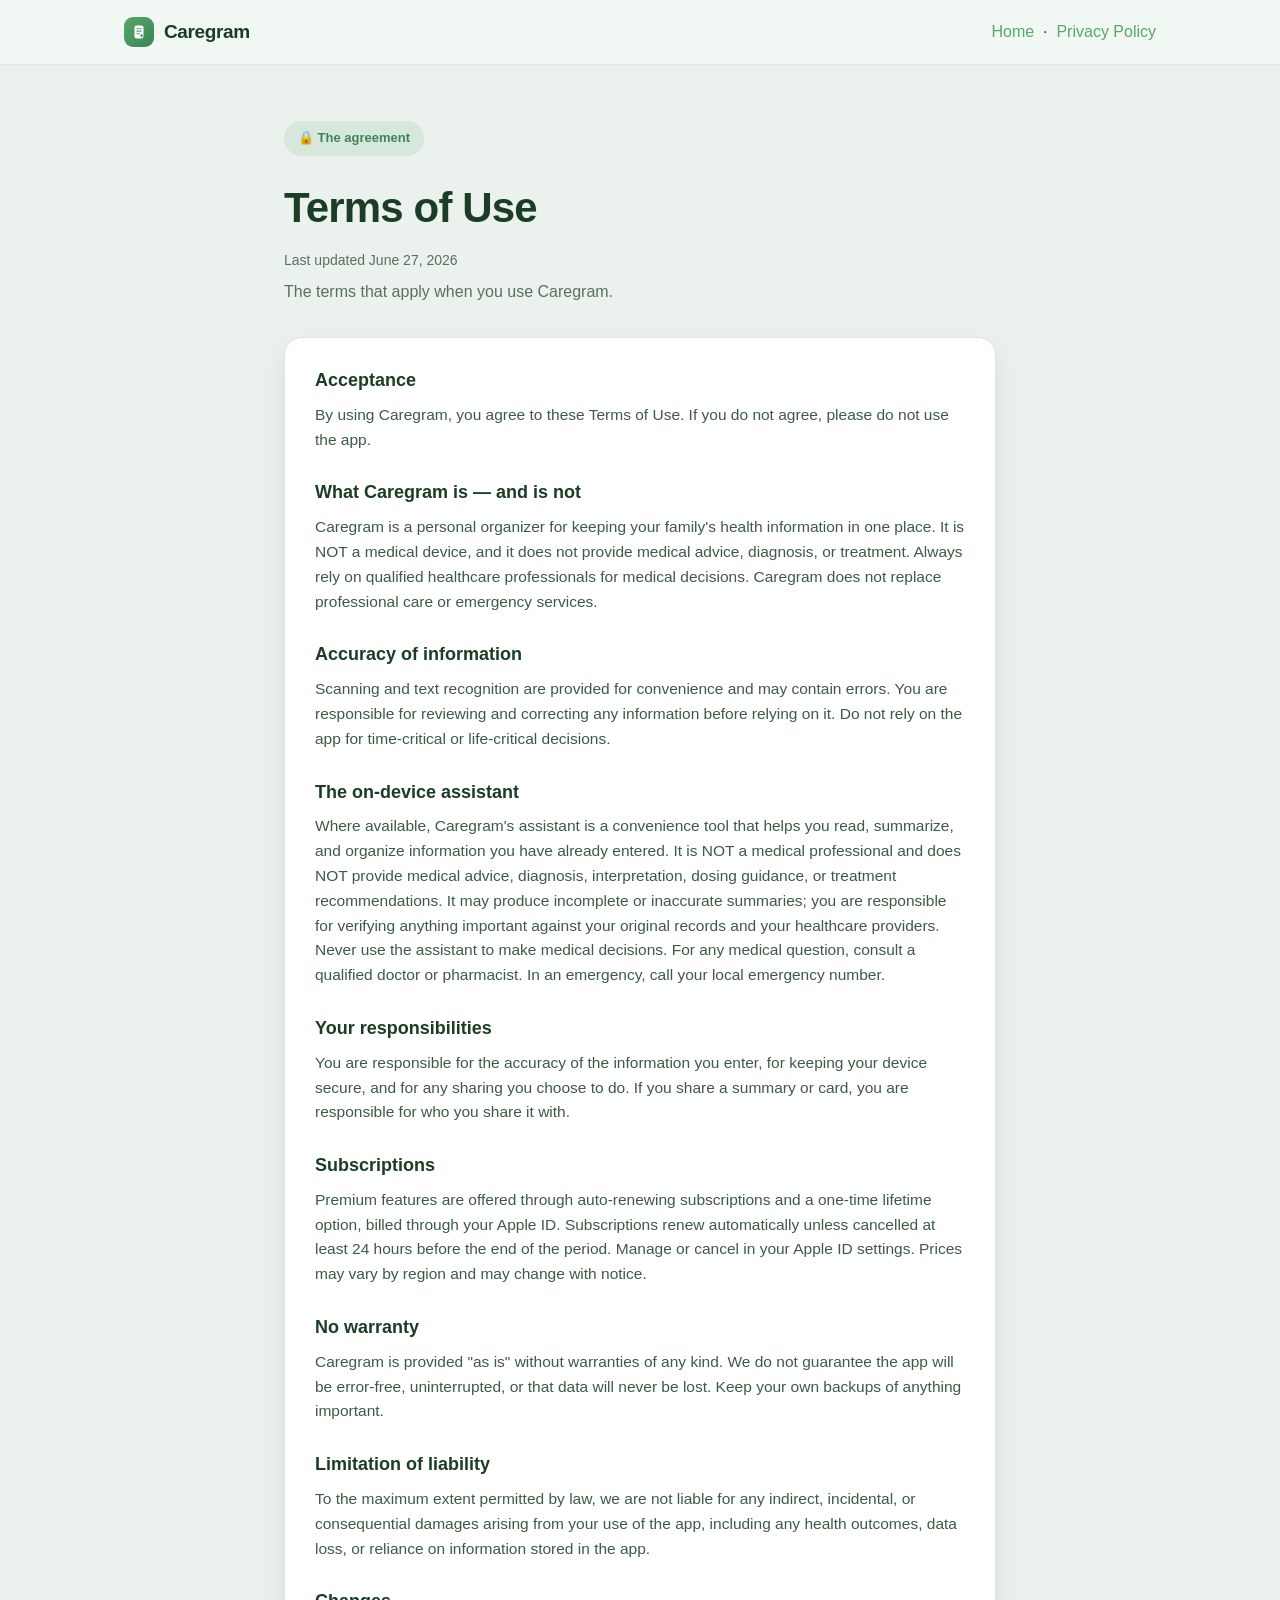
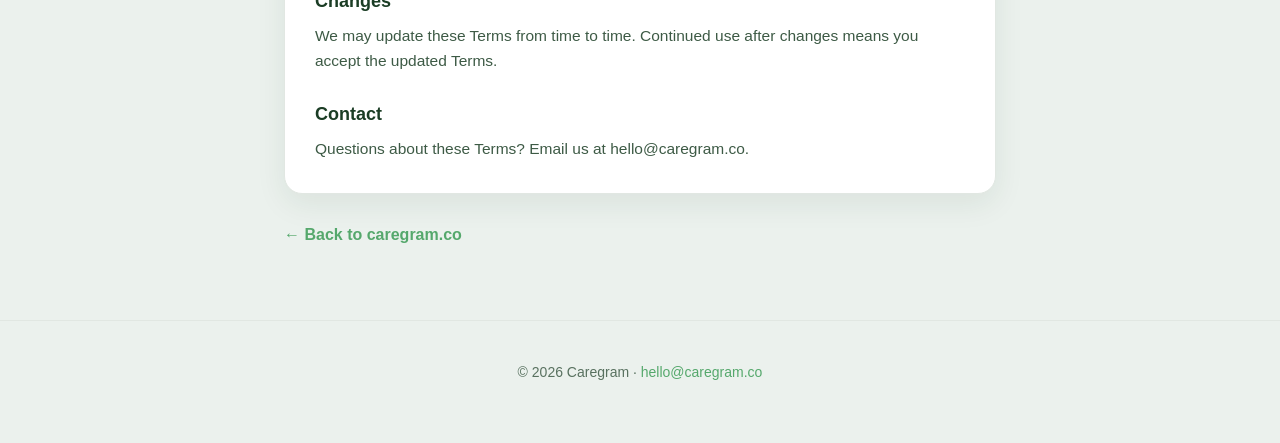
<file: terms.html>
<!DOCTYPE html>
<html lang="en">
<head>
<meta charset="utf-8">
<link rel="icon" href="favicon.svg" type="image/svg+xml">
<link rel="icon" type="image/png" sizes="32x32" href="favicon-32.png">
<link rel="icon" type="image/png" sizes="16x16" href="favicon-16.png">
<link rel="apple-touch-icon" sizes="180x180" href="apple-touch-icon.png">
<meta name="theme-color" content="#55A86C">
<meta property="og:type" content="website">
<meta property="og:title" content="Caregram — Your family's health, kept private">
<meta property="og:description" content="Offline health records for the whole family. Doctors, medicines, allergies, insurance cards, and emergency info — stored on your device, never on our servers.">
<meta property="og:image" content="https://caregram.co/og-image.png">
<meta property="og:url" content="https://caregram.co/">
<meta name="twitter:card" content="summary_large_image">
<meta name="twitter:title" content="Caregram — Your family's health, kept private">
<meta name="twitter:description" content="Offline health records for the whole family, stored on your device — never on our servers.">
<meta name="twitter:image" content="https://caregram.co/og-image.png">
<meta name="viewport" content="width=device-width, initial-scale=1">
<title>Caregram — Terms of Use</title>
<meta name="description" content="Caregram Terms of Use: The terms that apply when you use Caregram.">
<style>
  :root{--bg:#EBF1ED;--card:#FFFFFF;--ink:#1B3D25;--sage:#58715F;--emerald:#55A86C;--emerald-dark:#3E8355;--mint:#D6E8DC;--hairline:#E1E7E2;--shadow:0 10px 30px rgba(27,61,37,.08)}@media (prefers-color-scheme: dark){:root{--bg:#0F1712;--card:#18231C;--ink:#EAF2EC;--sage:#9DB4A5;--emerald:#6FC088;--emerald-dark:#5AA873;--mint:#26332B;--hairline:#28362D;--shadow:0 10px 30px rgba(0,0,0,.45)}}
  *{box-sizing:border-box;margin:0;padding:0}
  html{scroll-behavior:smooth}
  body{font-family:-apple-system,BlinkMacSystemFont,"Segoe UI",Roboto,Helvetica,Arial,sans-serif;color:var(--ink);background:var(--bg);line-height:1.6;-webkit-font-smoothing:antialiased}
  a{color:var(--emerald);text-decoration:none}a:hover{text-decoration:underline}
  .wrap{max-width:760px;margin:0 auto;padding:0 24px}
  header.nav{position:sticky;top:0;z-index:50;background:rgba(242,248,244,.85);backdrop-filter:saturate(160%) blur(12px);border-bottom:1px solid var(--hairline)}
  .nav-inner{display:flex;align-items:center;justify-content:space-between;height:64px;max-width:1080px;margin:0 auto;padding:0 24px}
  .brand{display:flex;align-items:center;gap:10px;font-weight:800;font-size:19px;letter-spacing:-.02em;color:var(--ink)}
  .logo svg{width:20px;height:20px;display:block}
  .logo{width:30px;height:30px;border-radius:9px;background:linear-gradient(135deg,var(--emerald),var(--emerald-dark));display:grid;place-items:center;color:#fff;font-weight:800}
  .doc{padding:56px 0 72px}
  .pill{display:inline-flex;align-items:center;gap:8px;background:var(--mint);color:var(--emerald-dark);font-size:13px;font-weight:600;padding:7px 14px;border-radius:999px;margin-bottom:18px}
  h1{font-size:clamp(30px,5vw,42px);letter-spacing:-.02em;margin-bottom:8px;font-weight:800}
  .updated{color:var(--sage);font-size:14px;margin-bottom:8px}
  .intro{color:var(--sage);font-size:16px;margin-bottom:32px}
  .card{background:var(--card);border:1px solid var(--hairline);border-radius:18px;padding:28px 30px;box-shadow:var(--shadow)}
  h2{font-size:18px;margin:26px 0 8px;font-weight:700}
  h2:first-child{margin-top:0}
  p.body{color:rgba(27,61,37,.85);font-size:15.5px;margin-bottom:4px}
  .back{display:inline-flex;align-items:center;gap:6px;margin-top:28px;font-weight:600}
  footer{padding:40px 0 60px;color:var(--sage);font-size:14px;text-align:center;border-top:1px solid var(--hairline)}
</style>
</head>
<body>
<header class="nav">
  <div class="nav-inner">
    <a class="brand" href="index.html"><span class="logo"><svg viewBox="0 0 40 40" xmlns="http://www.w3.org/2000/svg"><rect x="11" y="7" width="18" height="26" rx="4" fill="#fff"/><rect x="14.5" y="12" width="11" height="2.4" rx="1.2" fill="#7BB48B"/><rect x="14.5" y="17" width="11" height="2.4" rx="1.2" fill="#55A86C"/><rect x="14.5" y="22" width="7.5" height="2.4" rx="1.2" fill="#7BB48B"/><rect x="24" y="24" width="2.4" height="7" rx="1" fill="#55A86C"/><rect x="21.8" y="26.2" width="7" height="2.4" rx="1" fill="#55A86C"/></svg></span> Caregram</a>
    <nav><a href="index.html">Home</a> &nbsp;·&nbsp; <a href="privacy.html">Privacy Policy</a></nav>
  </div>
</header>
<main class="doc">
  <div class="wrap">
    <span class="pill">🔒 The agreement</span>
    <h1>Terms of Use</h1>
    <p class="updated">Last updated June 27, 2026</p>
    <p class="intro">The terms that apply when you use Caregram.</p>
    <div class="card">
      <h2>Acceptance</h2>
      <p class="body">By using Caregram, you agree to these Terms of Use. If you do not agree, please do not use the app.</p>
      <h2>What Caregram is — and is not</h2>
      <p class="body">Caregram is a personal organizer for keeping your family&#x27;s health information in one place. It is NOT a medical device, and it does not provide medical advice, diagnosis, or treatment. Always rely on qualified healthcare professionals for medical decisions. Caregram does not replace professional care or emergency services.</p>
      <h2>Accuracy of information</h2>
      <p class="body">Scanning and text recognition are provided for convenience and may contain errors. You are responsible for reviewing and correcting any information before relying on it. Do not rely on the app for time-critical or life-critical decisions.</p>
      <h2>The on-device assistant</h2>
      <p class="body">Where available, Caregram&#x27;s assistant is a convenience tool that helps you read, summarize, and organize information you have already entered. It is NOT a medical professional and does NOT provide medical advice, diagnosis, interpretation, dosing guidance, or treatment recommendations. It may produce incomplete or inaccurate summaries; you are responsible for verifying anything important against your original records and your healthcare providers. Never use the assistant to make medical decisions. For any medical question, consult a qualified doctor or pharmacist. In an emergency, call your local emergency number.</p>
      <h2>Your responsibilities</h2>
      <p class="body">You are responsible for the accuracy of the information you enter, for keeping your device secure, and for any sharing you choose to do. If you share a summary or card, you are responsible for who you share it with.</p>
      <h2>Subscriptions</h2>
      <p class="body">Premium features are offered through auto-renewing subscriptions and a one-time lifetime option, billed through your Apple ID. Subscriptions renew automatically unless cancelled at least 24 hours before the end of the period. Manage or cancel in your Apple ID settings. Prices may vary by region and may change with notice.</p>
      <h2>No warranty</h2>
      <p class="body">Caregram is provided &quot;as is&quot; without warranties of any kind. We do not guarantee the app will be error-free, uninterrupted, or that data will never be lost. Keep your own backups of anything important.</p>
      <h2>Limitation of liability</h2>
      <p class="body">To the maximum extent permitted by law, we are not liable for any indirect, incidental, or consequential damages arising from your use of the app, including any health outcomes, data loss, or reliance on information stored in the app.</p>
      <h2>Changes</h2>
      <p class="body">We may update these Terms from time to time. Continued use after changes means you accept the updated Terms.</p>
      <h2>Contact</h2>
      <p class="body">Questions about these Terms? Email us at hello@caregram.co.</p>
    </div>
    <a class="back" href="index.html">← Back to caregram.co</a>
  </div>
</main>
<footer>
  <div class="wrap">© 2026 Caregram · <a href="mailto:hello@caregram.co">hello@caregram.co</a></div>
</footer>
</body>
</html>
</file>
<file: style.css>
:root {
  --paper: #f7faf7;
  --paper-deep: #edf5ef;
  --white: #ffffff;
  --ink: #153e33;
  --ink-strong: #0d2c24;
  --sage: #667c74;
  --green: #2f9968;
  --green-dark: #247a54;
  --green-soft: #dff2e7;
  --line: #dce7e0;
  --coral: #e55e55;
  --amber: #d8952b;
  --blue: #4a98ad;
  --shadow: 0 24px 70px rgba(23, 62, 51, 0.12);
}

* { box-sizing: border-box; }
html { scroll-behavior: smooth; }
body { margin: 0; background: var(--paper); color: var(--ink); font-family: -apple-system, BlinkMacSystemFont, "Segoe UI", Helvetica, Arial, sans-serif; -webkit-font-smoothing: antialiased; }
a { color: inherit; text-decoration: none; }
img { max-width: 100%; }
button, a { -webkit-tap-highlight-color: transparent; }
.shell { width: min(1180px, calc(100% - 44px)); margin-inline: auto; }

.site-nav { position: sticky; top: 0; z-index: 50; background: rgba(247, 250, 247, .84); border-bottom: 1px solid rgba(220, 231, 224, .8); backdrop-filter: blur(18px) saturate(150%); }
.nav-inner { height: 72px; display: flex; align-items: center; justify-content: space-between; gap: 28px; }
.brand { display: inline-flex; align-items: center; gap: 10px; color: var(--ink-strong); font-size: 20px; font-weight: 790; letter-spacing: -.035em; }
.brand-mark { position: relative; width: 34px; height: 34px; display: grid; place-items: center; border-radius: 11px; background: linear-gradient(145deg, #6cc28e, #2f9968); box-shadow: inset 0 0 0 1px rgba(255,255,255,.45), 0 8px 20px rgba(47,153,104,.23); }
.brand-mark::before { content: ""; width: 15px; height: 20px; border-radius: 4px; background: white; box-shadow: inset 0 -5px 0 #dff2e7; }
.brand-mark span { position: absolute; width: 7px; height: 2px; border-radius: 2px; background: #2f9968; transform: translateY(-3px); }
.nav-links { display: flex; align-items: center; gap: 30px; margin-left: auto; font-size: 14px; font-weight: 600; color: var(--sage); }
.nav-links a, .footer-links a { transition: color .2s ease; }
.nav-links a:hover, .footer-links a:hover { color: var(--green); }
.nav-cta { padding: 10px 17px; border: 1px solid var(--line); border-radius: 999px; background: var(--white); color: var(--green-dark); font-size: 14px; font-weight: 730; box-shadow: 0 6px 22px rgba(23,62,51,.07); transition: transform .2s ease, box-shadow .2s ease; }
.nav-cta:hover { transform: translateY(-1px); box-shadow: 0 10px 26px rgba(23,62,51,.12); }

.hero { position: relative; overflow: hidden; padding: 96px 0 88px; min-height: 780px; display: grid; align-items: center; background: radial-gradient(circle at 84% 18%, rgba(217, 241, 226, .9), transparent 30%), linear-gradient(180deg, #fbfdfb, var(--paper)); }
.hero-grid { position: relative; z-index: 2; display: grid; grid-template-columns: minmax(0, 1.03fr) minmax(420px, .97fr); align-items: center; gap: 70px; }
.hero-orb { position: absolute; border-radius: 50%; filter: blur(4px); pointer-events: none; }
.hero-orb-one { width: 480px; height: 480px; right: -150px; top: 80px; background: rgba(185, 226, 201, .38); }
.hero-orb-two { width: 300px; height: 300px; left: -170px; bottom: -120px; background: rgba(210, 232, 218, .45); }
.pill { display: inline-flex; align-items: center; gap: 8px; padding: 8px 13px; border: 1px solid #cde7d7; border-radius: 999px; background: rgba(232, 247, 237, .86); color: var(--green-dark); font-size: 13px; font-weight: 700; }
.pill > span { font-size: 8px; color: var(--green); }
.hero h1 { margin: 23px 0 22px; max-width: 680px; color: var(--ink-strong); font-size: clamp(52px, 6.2vw, 82px); line-height: .98; letter-spacing: -.066em; font-weight: 780; }
.hero h1 em { color: var(--green); font-style: normal; }
.hero-lede { max-width: 650px; margin: 0; color: var(--sage); font-size: 19px; line-height: 1.68; letter-spacing: -.015em; }
.hero-actions { display: flex; align-items: center; gap: 26px; margin-top: 32px; }
.primary-button { display: inline-flex; align-items: center; gap: 12px; min-height: 58px; padding: 10px 22px; border-radius: 16px; background: var(--ink-strong); color: white; box-shadow: 0 18px 34px rgba(13,44,36,.19); transition: transform .2s ease, box-shadow .2s ease; }
.primary-button:hover { transform: translateY(-2px); box-shadow: 0 22px 42px rgba(13,44,36,.25); }
.primary-button > span:last-child { display: flex; flex-direction: column; font-size: 18px; font-weight: 690; line-height: 1.05; }
.primary-button small { margin-bottom: 3px; font-size: 10px; font-weight: 520; opacity: .78; }
.apple { width: 25px; height: 25px; display: grid; place-items: center; font-size: 24px; overflow: hidden; color: white; }
.text-link { display: inline-flex; align-items: center; gap: 8px; color: var(--green-dark); font-size: 15px; font-weight: 720; }
.text-link span { transition: transform .2s ease; }
.text-link:hover span { transform: translateX(3px); }
.trust-row { display: flex; flex-wrap: wrap; gap: 10px 18px; margin-top: 30px; color: var(--sage); font-size: 12px; font-weight: 570; }
.trust-row > span { display: inline-flex; align-items: center; gap: 7px; }
.check { flex: 0 0 auto; width: 21px; height: 21px; display: inline-grid; place-items: center; border-radius: 50%; background: var(--green-soft); color: var(--green-dark); font-size: 12px; font-weight: 850; }

.hero-visual { position: relative; min-height: 680px; display: grid; place-items: center; }
.phone { position: relative; padding: 8px; border-radius: 46px; background: linear-gradient(145deg, #d8e0db, #fefefe 47%, #cbd6cf); box-shadow: 0 36px 80px rgba(20,60,48,.18), inset 0 0 0 1px rgba(24,61,51,.12); }
.phone::before { content: ""; position: absolute; inset: 4px; z-index: 0; border-radius: 42px; background: #111a17; }
.phone-rim { position: relative; z-index: 1; overflow: hidden; border-radius: 38px; background: white; }
.phone img { width: 100%; height: auto; display: block; }
.phone-hero { width: 330px; transform: rotate(1.3deg); }

.proof-strip { border-block: 1px solid var(--line); background: rgba(255,255,255,.72); }
.proof-grid { display: grid; grid-template-columns: repeat(5, 1fr); padding-block: 24px; }
.proof-grid > div { display: grid; gap: 3px; padding: 2px 28px; border-right: 1px solid var(--line); }
.proof-grid > div:first-child { padding-left: 0; }
.proof-grid > div:last-child { border-right: 0; }
.proof-grid b { font-size: 14px; color: var(--ink); }
.proof-grid span { color: var(--sage); font-size: 12px; }

.tour-section, .steps-section, .features-section, .privacy-section, .pricing-section { padding: 112px 0; }
.section-heading h2, .features-intro h2, .privacy-copy h2, .final-panel h2, .legal-hero h1 { margin: 11px 0 0; color: var(--ink-strong); font-size: clamp(38px, 4.5vw, 58px); line-height: 1.05; letter-spacing: -.052em; font-weight: 760; }
.eyebrow { color: var(--green); font-size: 12px; font-weight: 800; letter-spacing: .13em; text-transform: uppercase; }
.split-heading { display: grid; grid-template-columns: 1.3fr .7fr; align-items: end; gap: 80px; margin-bottom: 52px; }
.split-heading > p, .section-heading > p, .features-intro > p, .privacy-copy > p { color: var(--sage); font-size: 17px; line-height: 1.7; }
.split-heading > p { margin: 0 0 5px; }

.screenshot-rail { display: grid; grid-auto-flow: column; grid-auto-columns: 370px; gap: 22px; overflow-x: auto; padding: 0 max(22px, calc((100vw - 1180px) / 2)) 26px; scroll-snap-type: x mandatory; scrollbar-width: thin; scrollbar-color: #a8c9b6 transparent; }
.screen-card { height: 780px; position: relative; overflow: hidden; scroll-snap-align: start; border: 1px solid var(--line); border-radius: 32px; background: #e7f4eb; }
.screen-card.sage { background: #eaf3ee; }
.screen-card.blue { background: #e7f1f3; }
.screen-card.amber { background: #f8f0df; }
.screen-card.coral { background: #fae9e7; }
.screen-copy { position: relative; z-index: 2; padding: 28px 30px 18px; }
.screen-copy span { color: var(--green-dark); font-size: 11px; font-weight: 800; letter-spacing: .12em; text-transform: uppercase; }
.screen-copy h3 { margin: 6px 0 0; color: var(--ink-strong); font-size: 24px; letter-spacing: -.035em; line-height: 1.1; }
.phone-card { width: 286px; position: absolute; top: 126px; left: 50%; transform: translateX(-50%); border-radius: 40px; padding: 7px; box-shadow: 0 25px 55px rgba(20,60,48,.17); }
.phone-card::before { border-radius: 37px; }
.phone-card .phone-rim { border-radius: 33px; }
.swipe-note { margin: 17px 0 0; text-align: center; color: var(--sage); font-size: 12px; }

.steps-section { background: var(--white); }
.centered { max-width: 760px; margin-inline: auto; text-align: center; }
.centered > p { max-width: 650px; margin: 18px auto 0; }
.steps-grid { display: grid; grid-template-columns: repeat(3, 1fr); gap: 20px; margin-top: 54px; }
.steps-grid article { position: relative; min-height: 300px; padding: 30px; overflow: hidden; border: 1px solid var(--line); border-radius: 24px; background: var(--paper); }
.step-number { position: absolute; top: 24px; right: 26px; color: #a1b6aa; font-size: 12px; font-weight: 800; }
.step-icon { width: 52px; height: 52px; display: grid; place-items: center; margin-bottom: 42px; border-radius: 16px; background: var(--green-soft); color: var(--green-dark); font-size: 22px; }
.steps-grid h3, .feature-grid h3, .price-card h3 { margin: 0 0 10px; color: var(--ink-strong); font-size: 21px; letter-spacing: -.025em; }
.steps-grid p, .feature-grid p, .price-card p { margin: 0; color: var(--sage); font-size: 14px; line-height: 1.7; }

.features-section { background: #eef5f0; }
.features-layout { display: grid; grid-template-columns: .72fr 1.28fr; gap: 72px; align-items: start; }
.features-intro { position: sticky; top: 118px; }
.features-intro h2 { font-size: clamp(38px, 4vw, 52px); }
.features-intro > p { margin: 20px 0 28px; }
.feature-grid { display: grid; grid-template-columns: repeat(2, 1fr); gap: 16px; }
.feature-grid article { min-height: 230px; padding: 25px; border: 1px solid var(--line); border-radius: 22px; background: rgba(255,255,255,.82); }
.feature-index { display: block; margin-bottom: 54px; color: var(--green); font-size: 11px; font-weight: 800; letter-spacing: .1em; }

.privacy-section { background: var(--white); }
.privacy-panel { display: grid; grid-template-columns: 1.08fr .92fr; gap: 70px; align-items: center; padding: 70px; border-radius: 36px; background: linear-gradient(135deg, #194c3d, #246d50); color: white; box-shadow: 0 35px 80px rgba(25,76,61,.22); }
.privacy-badge { display: inline-flex; padding: 7px 11px; border: 1px solid rgba(255,255,255,.22); border-radius: 999px; background: rgba(255,255,255,.1); font-size: 12px; font-weight: 750; }
.privacy-copy h2 { color: white; font-size: clamp(36px, 4vw, 52px); }
.privacy-copy > p { margin: 20px 0 28px; color: rgba(255,255,255,.78); }
.light-button { display: inline-flex; align-items: center; gap: 9px; padding: 13px 16px; border-radius: 12px; background: white; color: var(--green-dark); font-size: 13px; font-weight: 760; }
.privacy-list { display: grid; gap: 12px; }
.privacy-list > div { display: flex; align-items: flex-start; gap: 13px; padding: 17px; border: 1px solid rgba(255,255,255,.12); border-radius: 16px; background: rgba(255,255,255,.08); }
.privacy-list .check { margin-top: 1px; background: rgba(255,255,255,.18); color: white; }
.privacy-list b, .privacy-list small { display: block; }
.privacy-list b { margin-bottom: 4px; font-size: 14px; }
.privacy-list small { color: rgba(255,255,255,.67); font-size: 12px; line-height: 1.45; }

.pricing-section { background: var(--paper); }
.pricing-grid { max-width: 870px; display: grid; grid-template-columns: repeat(2, 1fr); gap: 20px; margin: 54px auto 0; }
.price-card { position: relative; padding: 34px; border: 1px solid var(--line); border-radius: 26px; background: white; box-shadow: 0 18px 50px rgba(23,62,51,.06); }
.price-card.premium { border: 2px solid var(--green); box-shadow: 0 22px 60px rgba(47,153,104,.14); }
.price-label { display: inline-block; margin-bottom: 28px; padding: 7px 11px; border-radius: 999px; background: var(--green-soft); color: var(--green-dark); font-size: 12px; font-weight: 800; }
.popular { position: absolute; top: -14px; right: 24px; padding: 7px 12px; border-radius: 999px; background: var(--green); color: white; font-size: 11px; font-weight: 800; }
.price-card > p { min-height: 48px; }
.price-card ul { display: grid; gap: 13px; margin: 26px 0 0; padding: 24px 0 0; border-top: 1px solid var(--line); list-style: none; }
.price-card li { display: flex; align-items: center; gap: 10px; color: var(--ink); font-size: 13px; }
.pricing-note { margin: 24px auto 0; text-align: center; color: var(--sage); font-size: 12px; }
.price-tiers { display: grid; grid-template-columns: repeat(3, 1fr); gap: 8px; margin-top: 20px; padding-top: 20px; border-top: 1px solid var(--line); }
.price-tier { padding: 12px 10px; border-radius: 14px; border: 1px solid var(--line); text-align: center; background: var(--paper); }
.price-tier.best { border-color: var(--green); background: var(--green-soft); }
.price-tier .tier-price { display: block; color: var(--ink-strong); font-size: 16px; font-weight: 760; letter-spacing: -.02em; }
.price-tier .tier-price small { font-size: 11px; font-weight: 500; opacity: .72; }
.price-tier .tier-label { display: block; margin-top: 4px; color: var(--sage); font-size: 10px; font-weight: 650; letter-spacing: .01em; }
.price-tier.best .tier-label { color: var(--green-dark); }

.final-cta { padding: 0 0 96px; background: var(--paper); }
.final-panel { min-height: 360px; display: flex; align-items: center; justify-content: space-between; gap: 50px; padding: 66px; overflow: hidden; position: relative; border-radius: 34px; background: #dff2e7; }
.final-panel::after { content: ""; position: absolute; width: 340px; height: 340px; right: -80px; top: -140px; border-radius: 50%; border: 80px solid rgba(255,255,255,.35); }
.final-panel > * { position: relative; z-index: 1; }
.primary-button.inverse { background: var(--green); }

footer { padding: 55px 0; border-top: 1px solid var(--line); background: white; }
.footer-grid { display: grid; grid-template-columns: 1fr auto auto; align-items: end; gap: 50px; }
.footer-grid > div:first-child p { margin: 12px 0 0; color: var(--sage); font-size: 13px; }
.footer-links { display: flex; gap: 24px; color: var(--sage); font-size: 13px; font-weight: 620; }
.copyright { margin: 0; color: #93a49b; font-size: 12px; }

.legal-page { min-height: 100vh; background: var(--paper); }
.legal-nav { border-bottom: 1px solid var(--line); background: rgba(255,255,255,.82); }
.legal-nav .nav-inner { height: 72px; }
.back-link { color: var(--green-dark); font-size: 13px; font-weight: 700; }
.legal-hero { padding: 80px 0 45px; text-align: center; }
.legal-hero h1 { margin-bottom: 14px; }
.legal-hero p { margin: 0; color: var(--sage); }
.legal-content { max-width: 820px; margin: 0 auto 100px; padding: 48px 54px; border: 1px solid var(--line); border-radius: 26px; background: white; box-shadow: 0 18px 55px rgba(23,62,51,.06); }
.legal-content section + section { margin-top: 32px; }
.legal-content h2 { margin: 0 0 9px; color: var(--ink-strong); font-size: 20px; letter-spacing: -.025em; }
.legal-content p { margin: 0; color: var(--sage); font-size: 15px; line-height: 1.78; }
.legal-content a { color: var(--green-dark); font-weight: 700; }

@media (max-width: 980px) {
  .hero { padding-top: 70px; }
  .hero-grid { grid-template-columns: 1fr; gap: 30px; text-align: center; }
  .hero-copy { max-width: 760px; margin-inline: auto; }
  .hero-lede { margin-inline: auto; }
  .hero-actions, .trust-row { justify-content: center; }
  .hero-visual { min-height: 650px; }
  .features-layout { grid-template-columns: 1fr; gap: 46px; }
  .features-intro { position: static; max-width: 700px; }
  .privacy-panel { padding: 52px; gap: 42px; }
}

@media (max-width: 760px) {
  .shell { width: min(100% - 30px, 1180px); }
  .nav-links { display: none; }
  .nav-inner { height: 64px; }
  .hero { min-height: auto; padding: 62px 0 68px; }
  .hero h1 { font-size: clamp(48px, 15vw, 68px); }
  .hero-lede { font-size: 17px; }
  .hero-actions { flex-direction: column; gap: 18px; }
  .trust-row { display: grid; justify-content: center; text-align: left; }
  .hero-visual { min-height: 570px; }
  .phone-hero { width: 280px; }
  .proof-grid { grid-template-columns: repeat(2, 1fr); row-gap: 20px; }
  .proof-grid > div { border-right: 0; padding: 2px 16px; }
  .proof-grid > div:first-child { padding-left: 16px; }
  .tour-section, .steps-section, .features-section, .privacy-section, .pricing-section { padding: 82px 0; }
  .split-heading { grid-template-columns: 1fr; gap: 22px; }
  .section-heading h2, .features-intro h2, .privacy-copy h2, .final-panel h2 { font-size: 40px; }
  .screenshot-rail { grid-auto-columns: 310px; }
  .screen-card { height: 760px; border-radius: 27px; }
  .phone-card { width: 245px; top: 125px; }
  .steps-grid, .feature-grid, .pricing-grid { grid-template-columns: 1fr; }
  .steps-grid article { min-height: 250px; }
  .feature-index { margin-bottom: 34px; }
  .privacy-panel { grid-template-columns: 1fr; padding: 36px 25px; border-radius: 28px; }
  .price-card > p { min-height: 0; }
  .final-panel { min-height: 390px; flex-direction: column; align-items: flex-start; justify-content: center; padding: 42px 28px; }
  .footer-grid { grid-template-columns: 1fr; align-items: start; gap: 24px; }
  .legal-hero { padding: 60px 0 32px; }
  .legal-content { padding: 34px 24px; border-radius: 22px; }
}

/* ── Language strip ── */
.lang-strip { border-block: 1px solid var(--line); background: var(--white); padding: 32px 0; }
.lang-label { margin: 0 0 20px; text-align: center; font-size: 12px; font-weight: 800; letter-spacing: .13em; text-transform: uppercase; color: var(--green); }
.lang-grid { display: flex; flex-wrap: wrap; justify-content: center; gap: 10px; }
.lang-grid span { display: flex; flex-direction: column; align-items: center; gap: 3px; padding: 12px 20px; border: 1px solid var(--line); border-radius: 14px; background: var(--paper); min-width: 110px; text-align: center; }
.lang-grid b { font-size: 16px; color: var(--ink-strong); letter-spacing: -.01em; }
.lang-grid small { font-size: 11px; color: var(--sage); font-weight: 600; }

/* ── What's New / Women's Health section ── */
.whats-new-section { padding: 104px 0; background: linear-gradient(180deg, var(--paper) 0%, #edf5ef 100%); }
.womens-health-grid { margin-top: 56px; display: grid; grid-template-columns: repeat(auto-fill, minmax(280px, 1fr)); gap: 22px; }
.womens-health-grid article { padding: 30px 28px; border-radius: 22px; background: var(--white); border: 1px solid var(--line); box-shadow: 0 4px 20px rgba(23,62,51,.05); }
.womens-health-grid h3 { margin: 14px 0 9px; color: var(--ink-strong); font-size: 17px; font-weight: 760; letter-spacing: -.025em; }
.womens-health-grid p { margin: 0; color: var(--sage); font-size: 14px; line-height: 1.72; }
.wh-icon { display: flex; align-items: center; justify-content: center; width: 42px; height: 42px; border-radius: 13px; background: var(--green-soft); color: var(--green-dark); font-size: 20px; }

@media (max-width: 760px) {
  .womens-health-grid { grid-template-columns: 1fr; }
  .whats-new-section { padding: 72px 0; }
}

@media (prefers-reduced-motion: reduce) {
  html { scroll-behavior: auto; }
  *, *::before, *::after { transition-duration: .01ms !important; }
}
</file>
